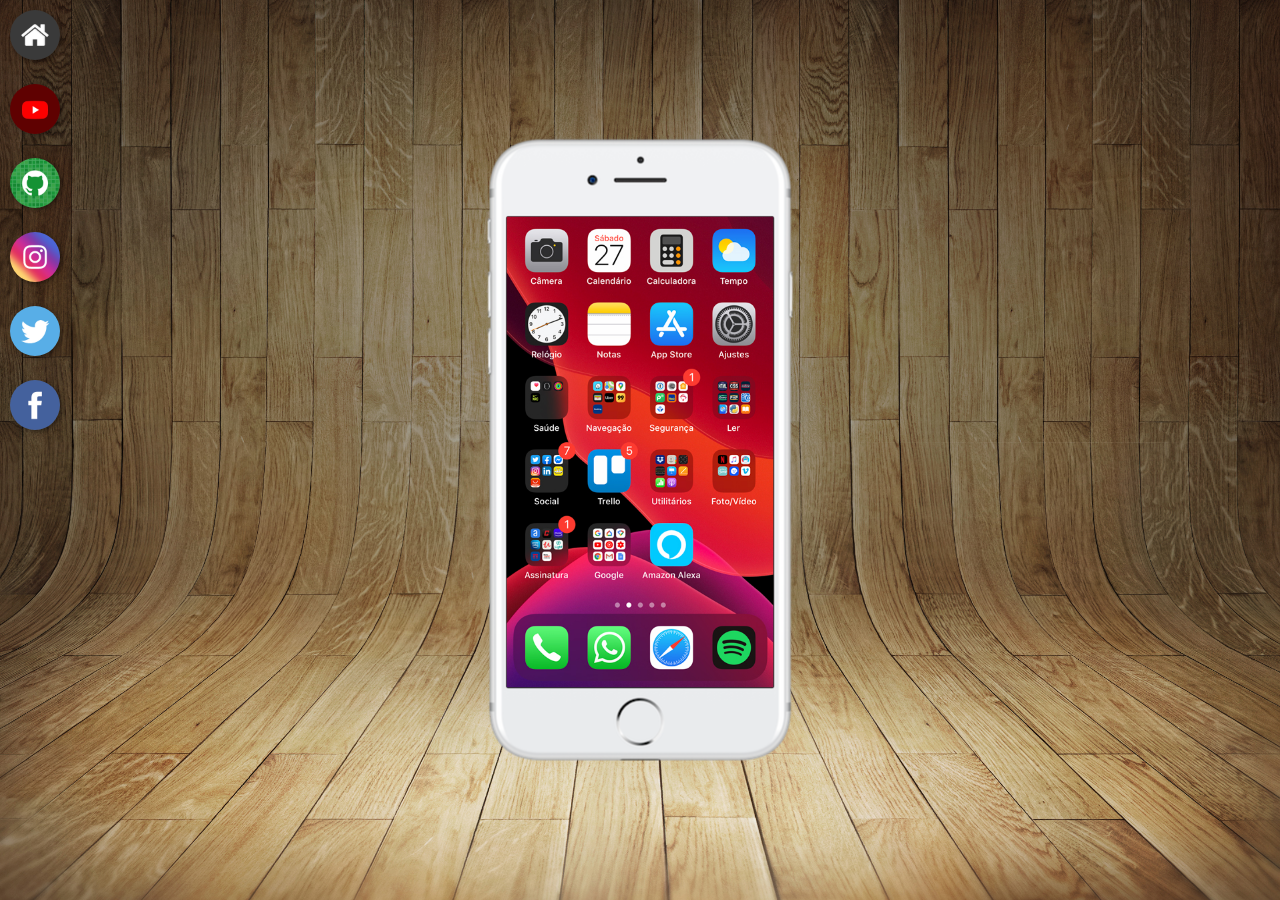
<file: index.html>
<!DOCTYPE html>
<html lang="pt-br">
<head>
    <meta charset="UTF-8">
    <meta http-equiv="X-UA-Compatible" content="IE=edge">
    <meta name="viewport" content="width=device-width, initial-scale=1.0">
    <link rel="shortcut icon" href="favicon.ico" type="image/x-icon">
    <link rel="stylesheet" href="estilos/style.css">
    <title>Projeto Redes Sociais</title>
</head>
<body>
    <main>
        <section id="telefone">
            <iframe src="home.html" name="tela" id="tela" frameborder="0">
                Seu navegador não é compatível com isso.
            </iframe>
        </section>
        <section id="redes-sociais">
            <a href="home.html" target="tela"><img src="imagens/logo-home.jpg" alt="Home"></a><br>

            <a href="youtube.html" target="tela"><img src="imagens/logo-youtube.jpg" alt="Youtube"></a><br>

            <a href="github.html" target="tela"><img src="imagens/logo-github.jpg" alt="GitHub"></a><br>

            <a href="instagram.html" target="tela"><img src="imagens/logo-instagram.jpg" alt="Instagram"></a><br>

            <a href="twitter.html" target="tela"><img src="imagens/logo-twitter.jpg" alt="Twitter"></a><br>

            <a href="facebook.html" target="tela"><img src="imagens/logo-facebook.jpg" alt="Facebook"></a>
        </section>
    </main>
</body>
</html>
</file>
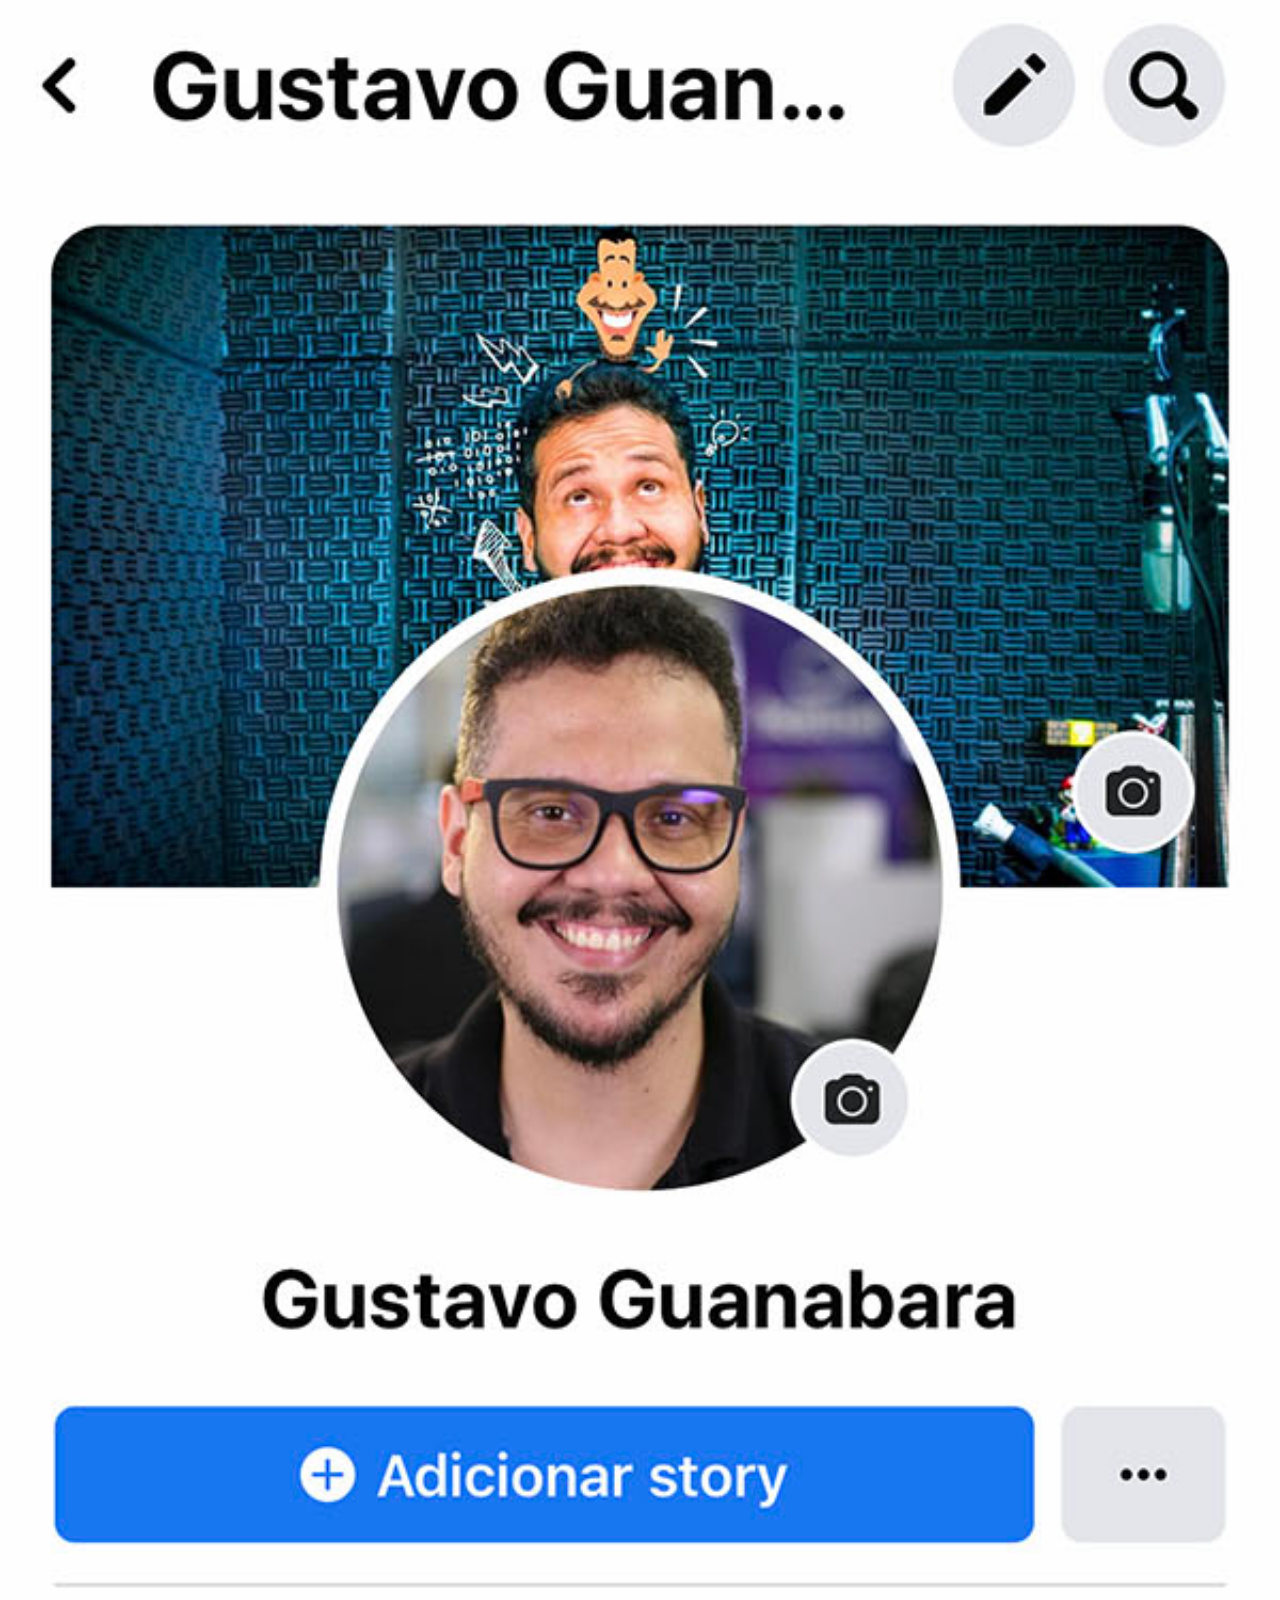
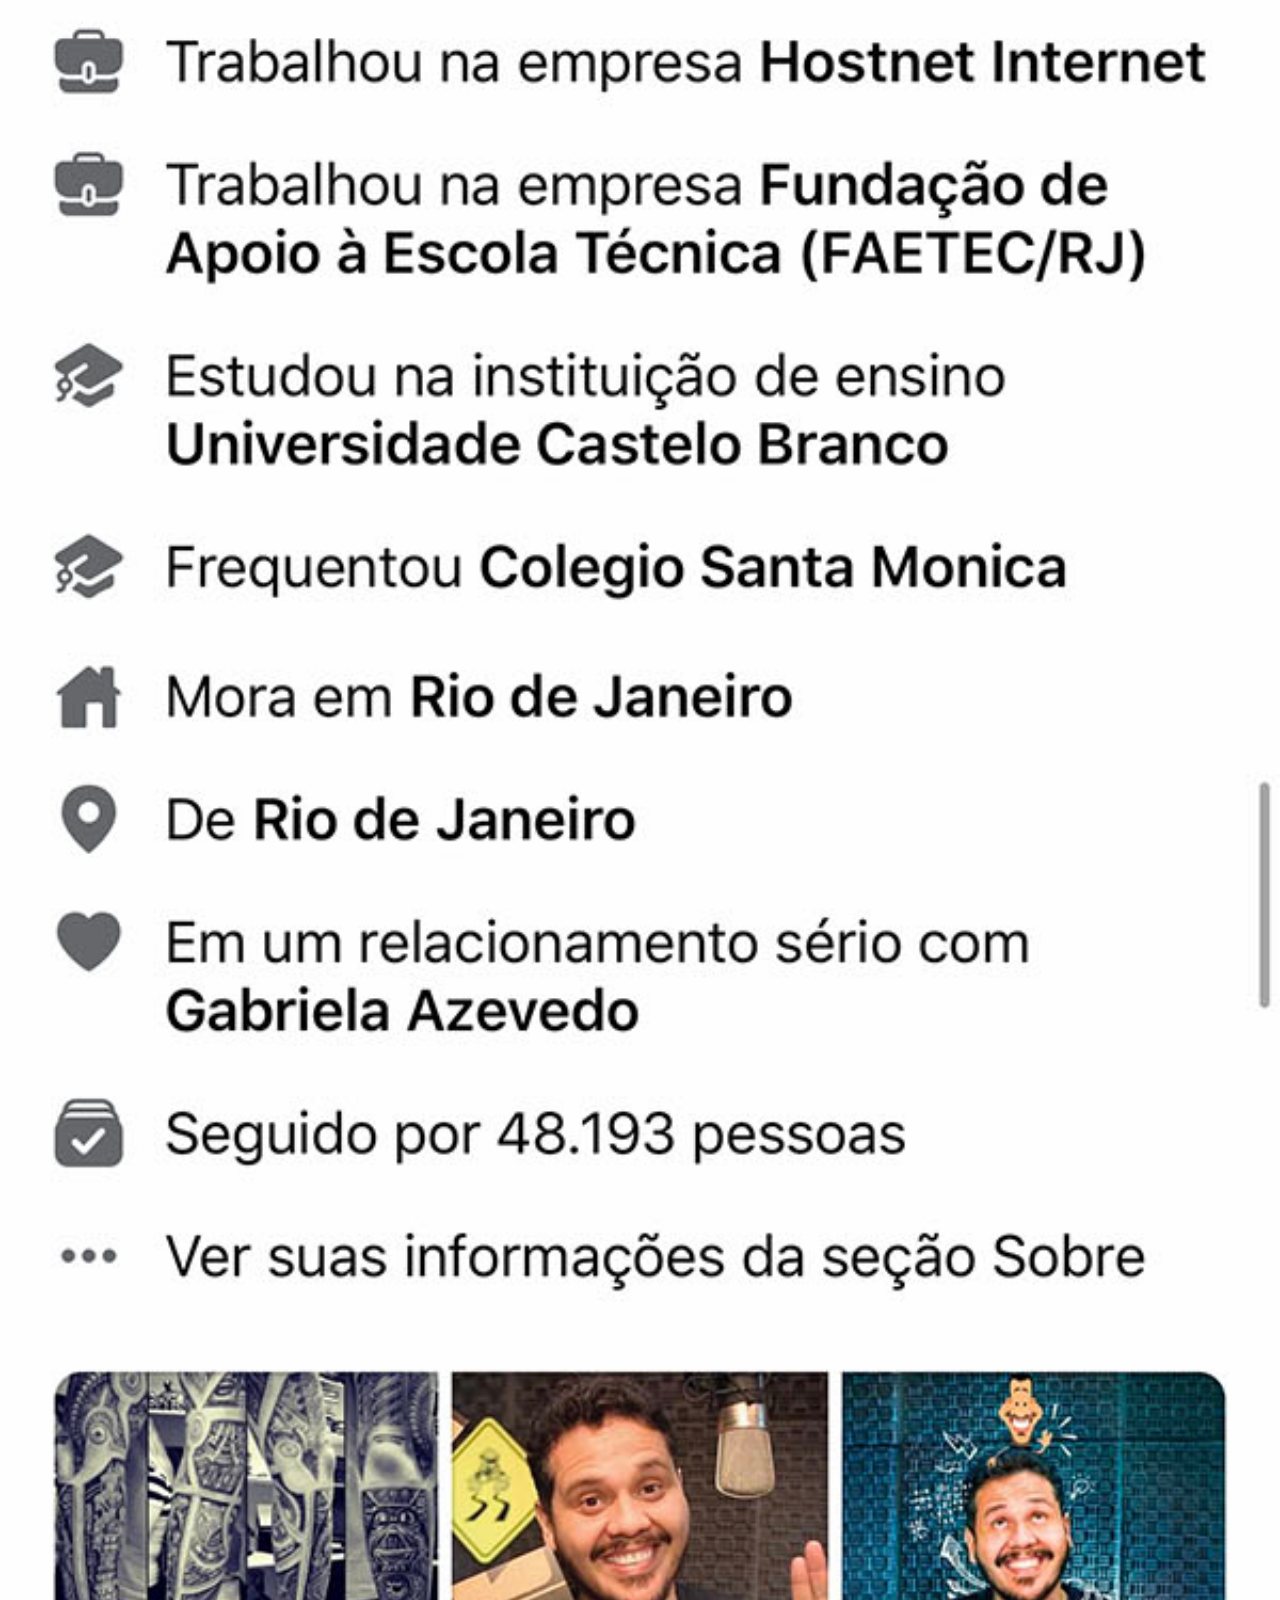
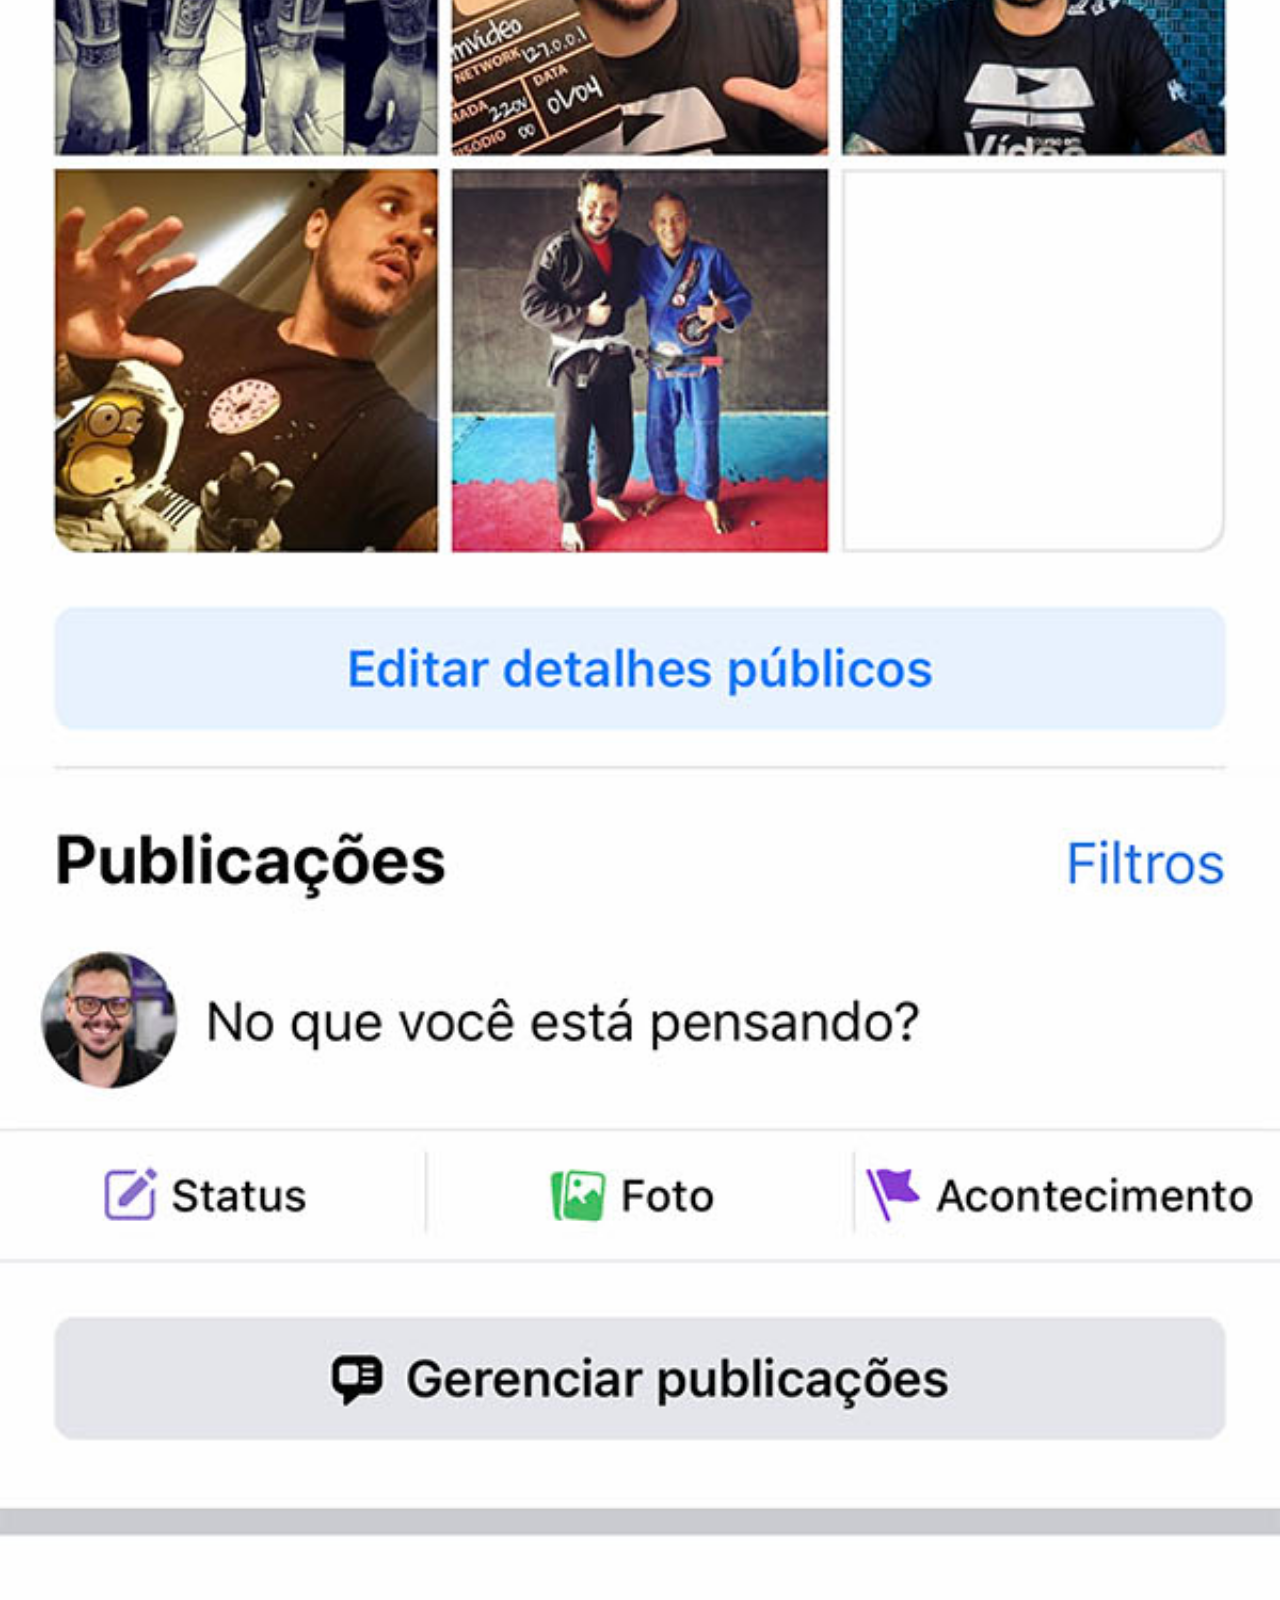
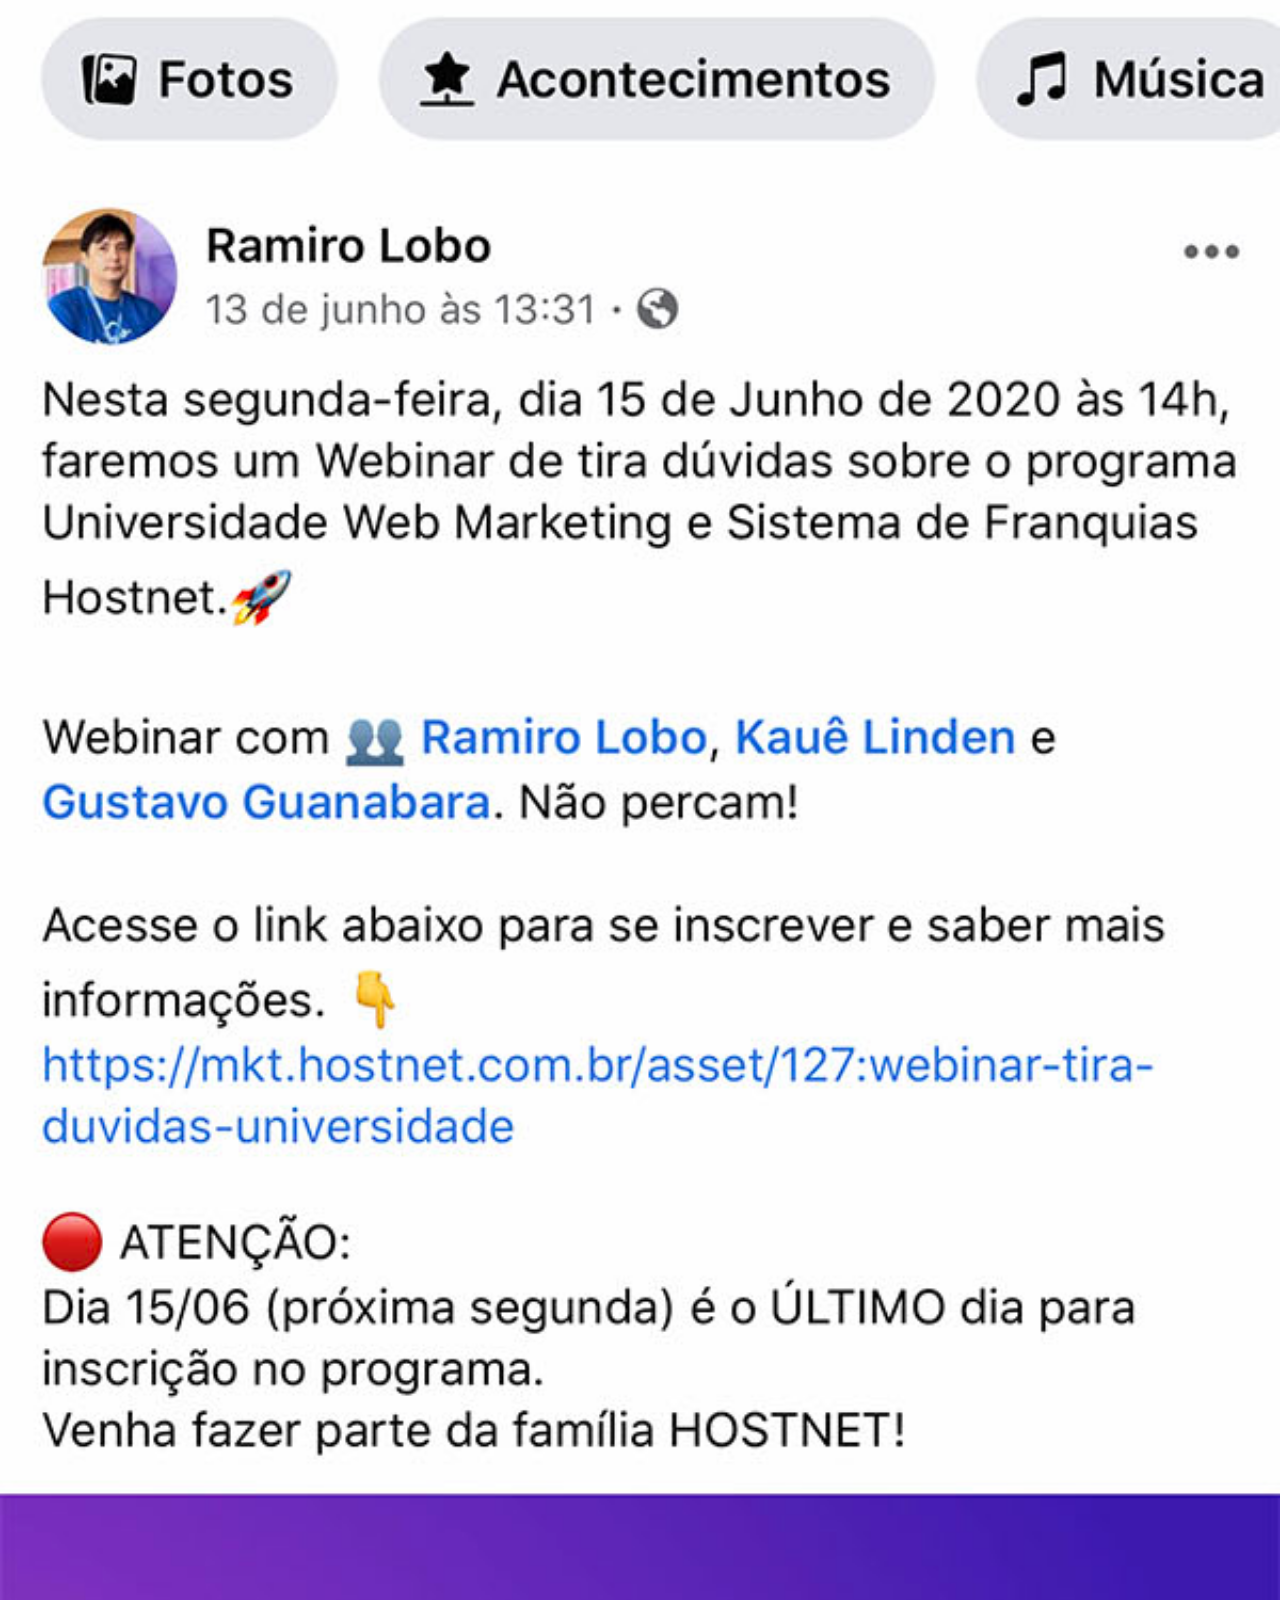
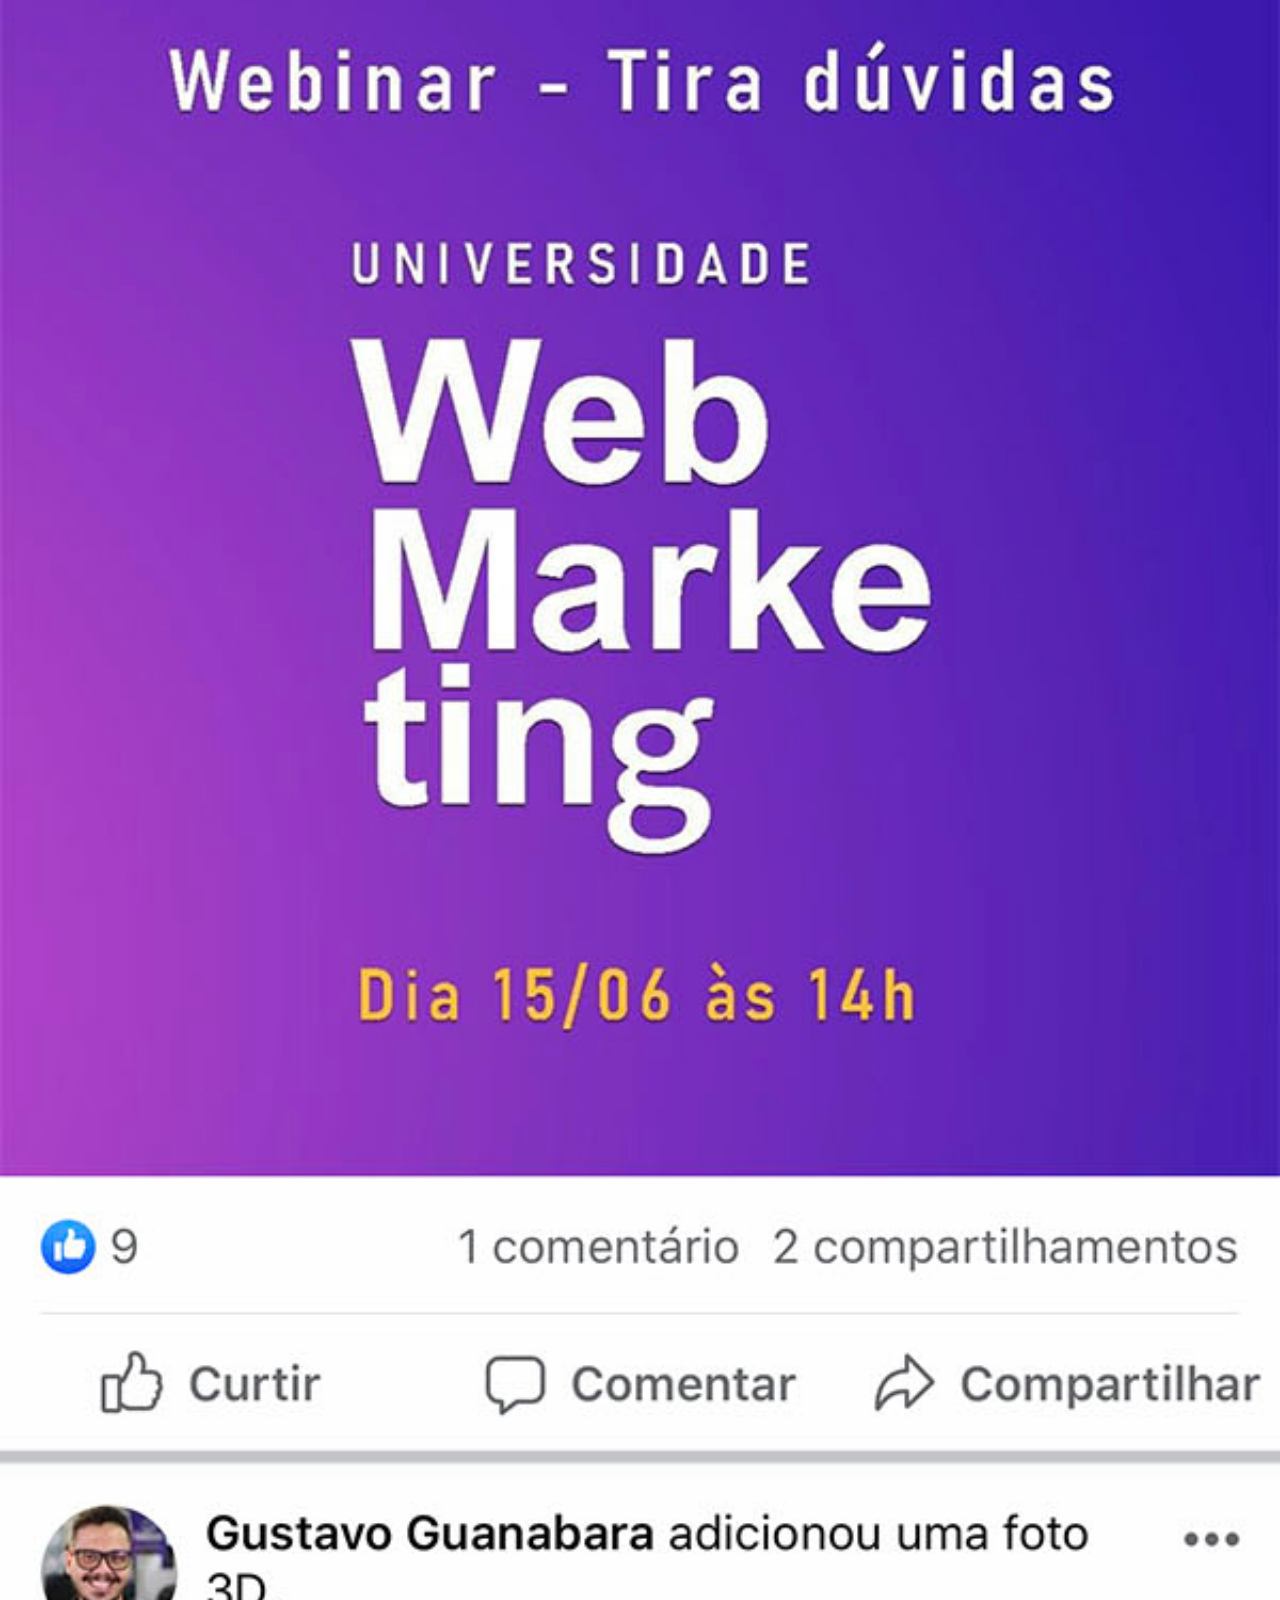
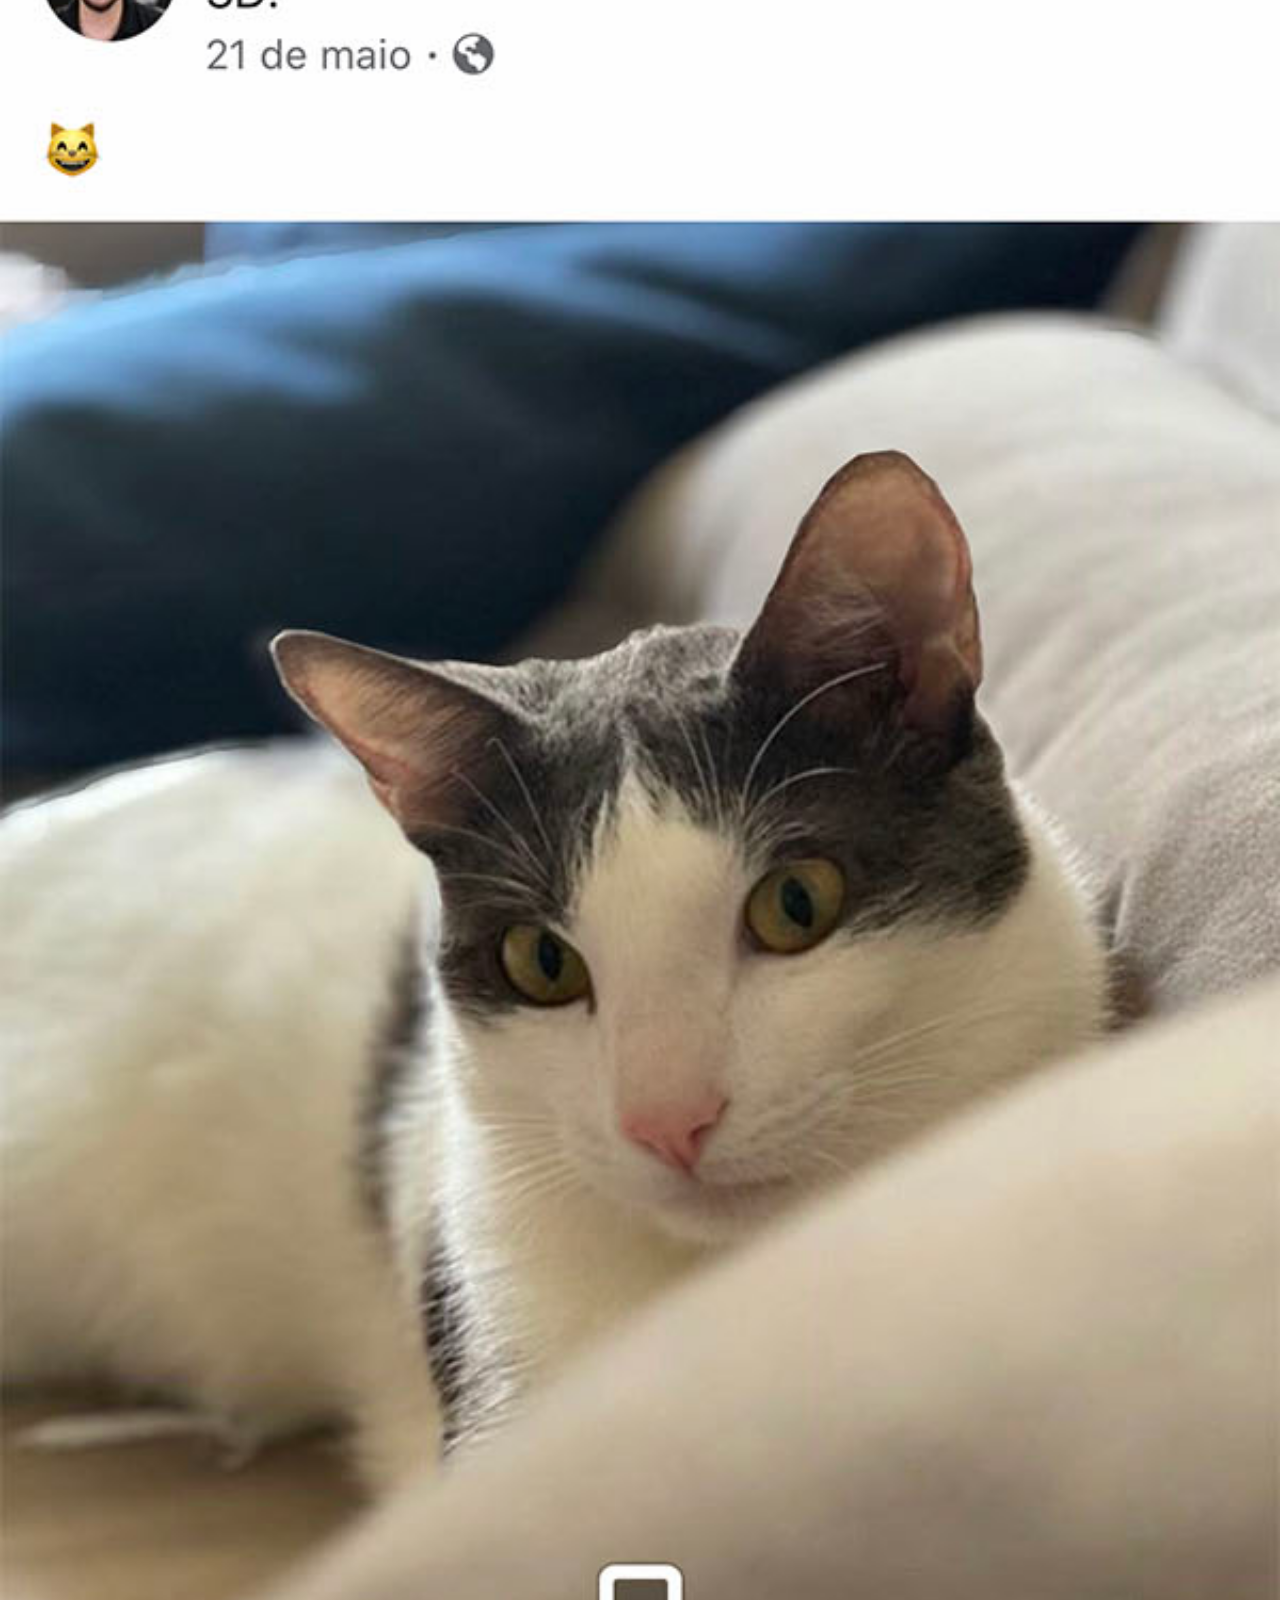
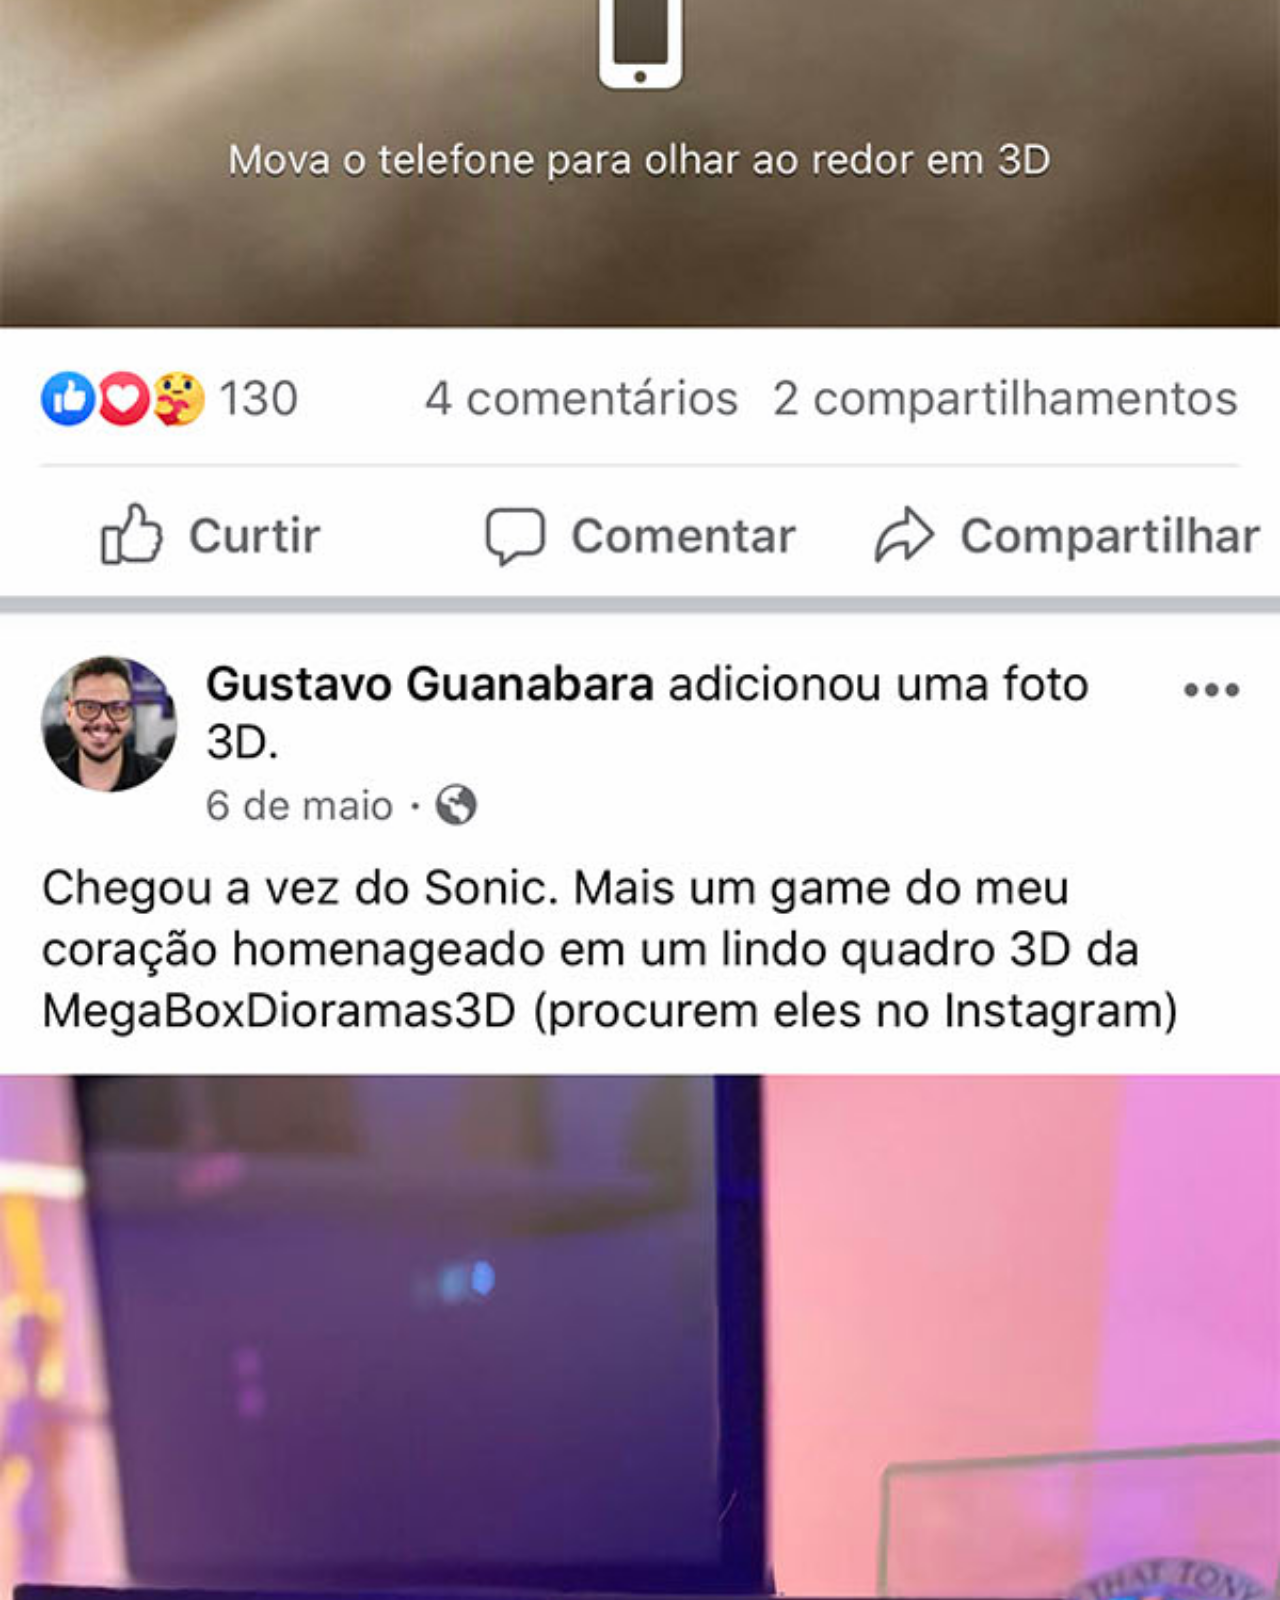
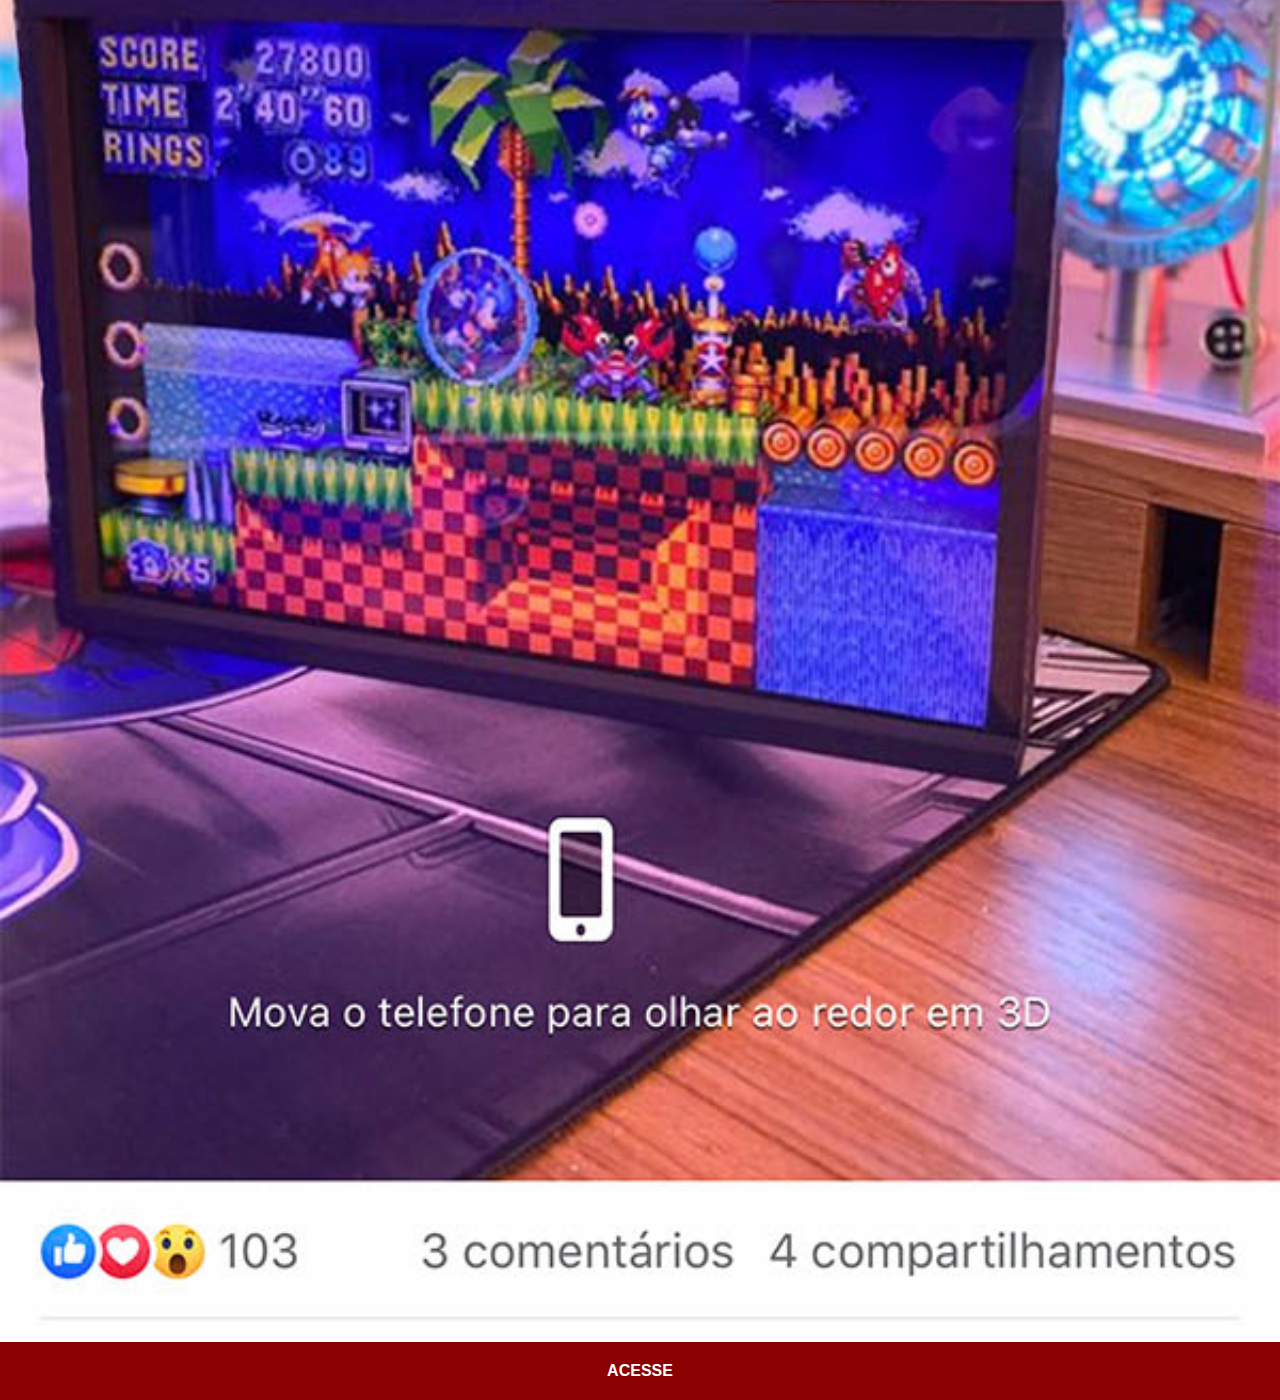
<file: facebook.html>
<!DOCTYPE html>
<html lang="pt-br">
<head>
    <meta charset="UTF-8">
    <meta http-equiv="X-UA-Compatible" content="IE=edge">
    <meta name="viewport" content="width=device-width, initial-scale=1.0">
    <title>Facebook</title>
    <link rel="stylesheet" href="estilos/social.css">
<body>
    <img src="imagens/tela-facebook.jpg" alt="Facebook">
    <a href="https://www.facebook.com/gustavoguanabara/?locale=pt_BR" target="_blank">ACESSE</a>
</body>
</html>
</file>
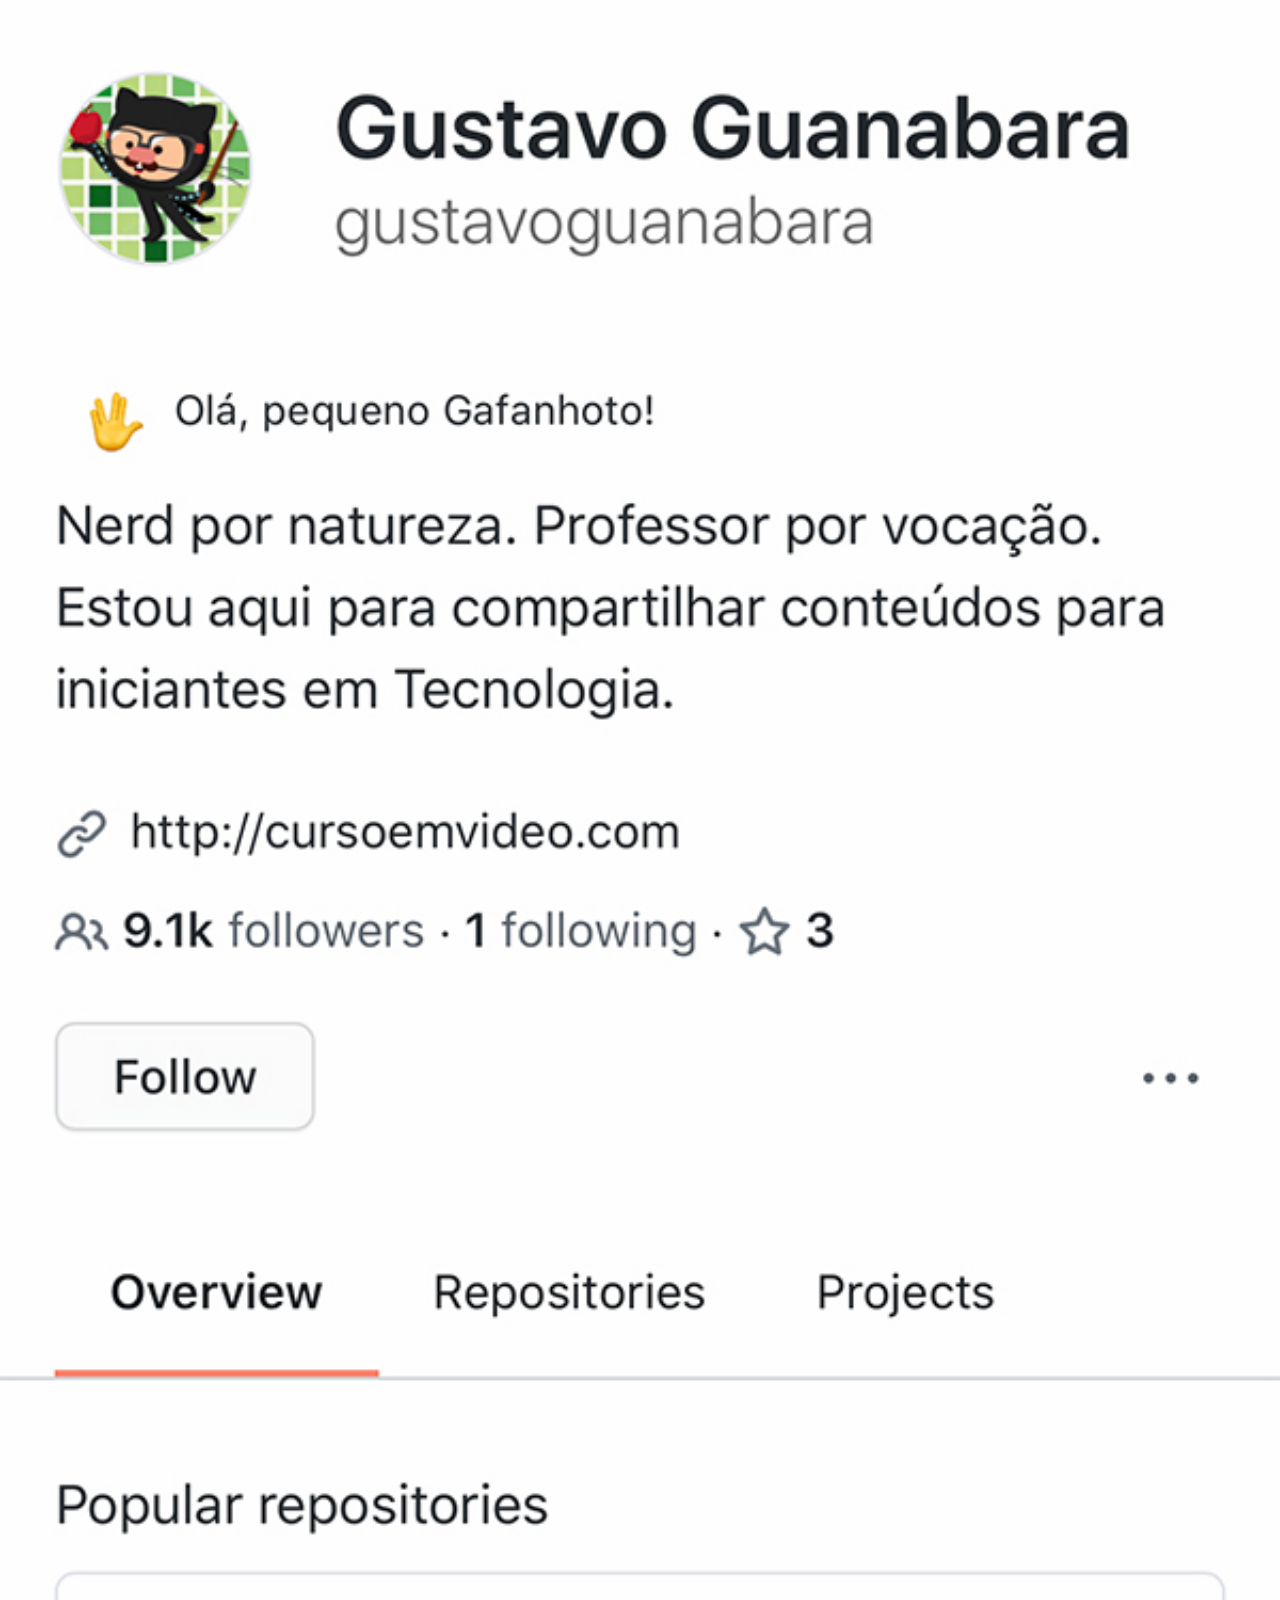
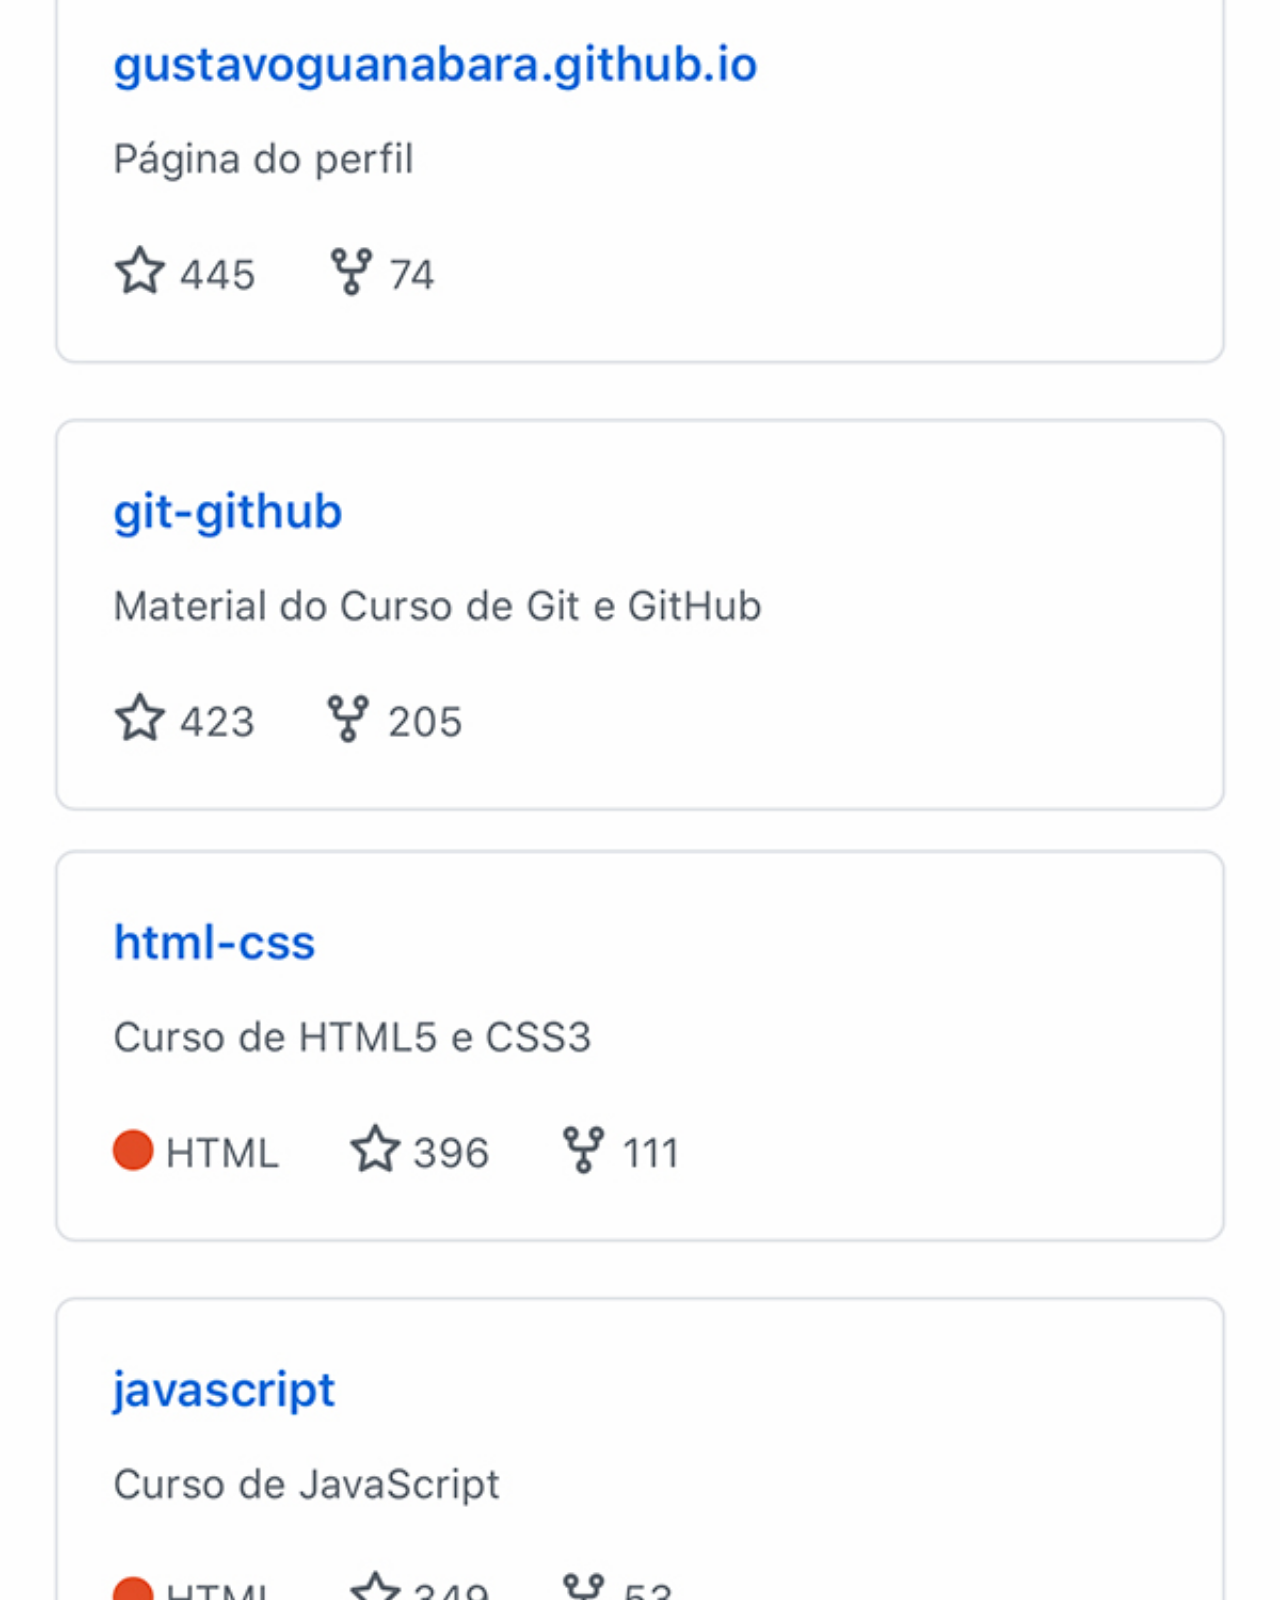
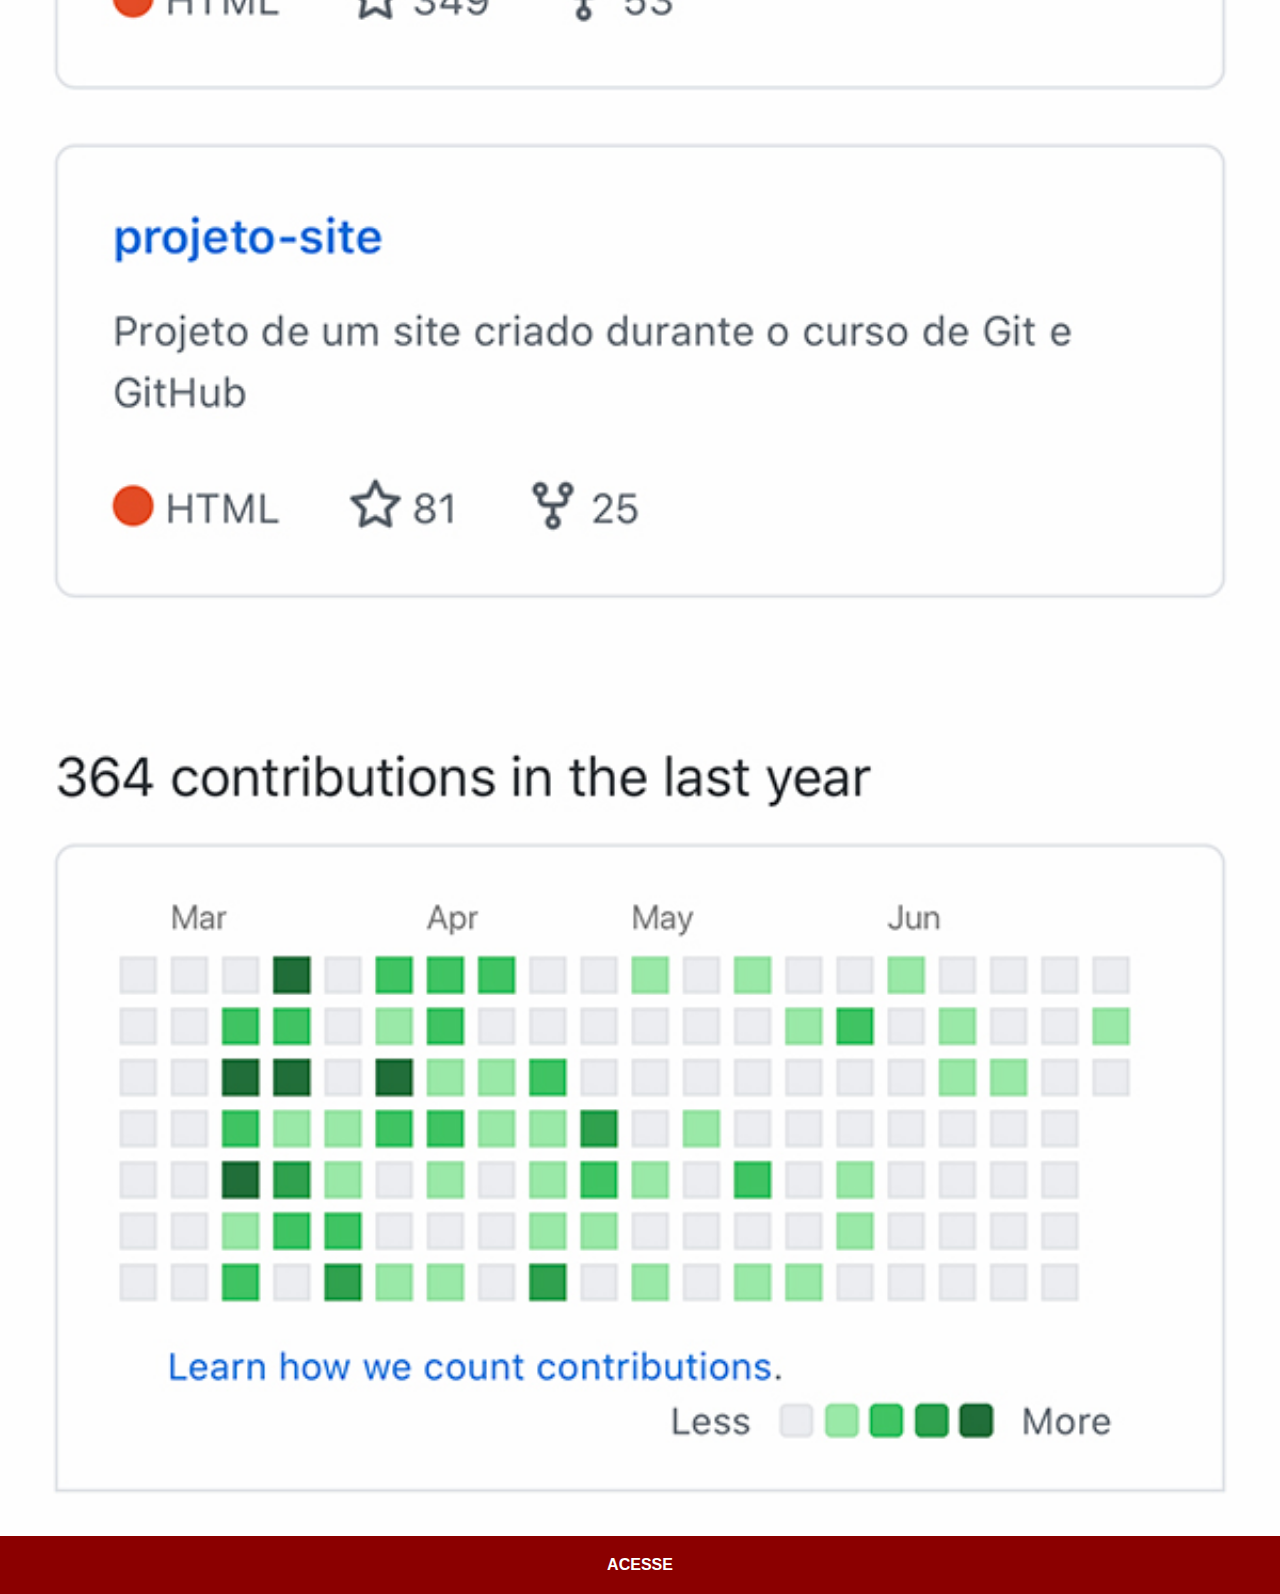
<file: github.html>
<!DOCTYPE html>
<html lang="pt-br">
<head>
    <meta charset="UTF-8">
    <meta http-equiv="X-UA-Compatible" content="IE=edge">
    <meta name="viewport" content="width=device-width, initial-scale=1.0">
    <title>GitHub</title>
    <link rel="stylesheet" href="estilos/social.css">
</head>
<body>
    <img src="imagens/tela-github.jpg" alt="GitHub">
    <a href="https://github.com/gustavoguanabara" target="_blank">ACESSE</a>
</body>
</html>
</file>
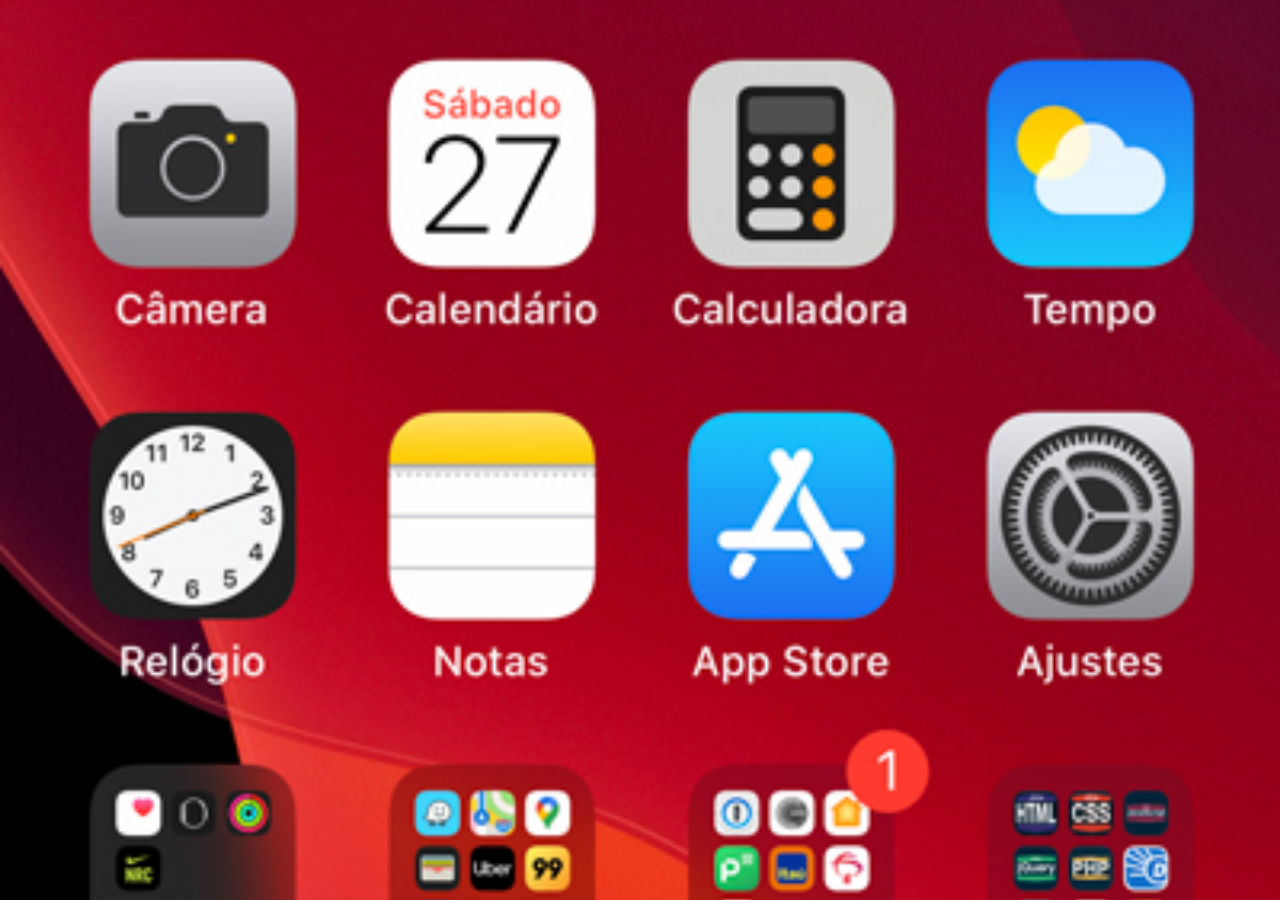
<file: home.html>
<!DOCTYPE html>
<html lang="pt-br">
<head>
    <meta charset="UTF-8">
    <meta http-equiv="X-UA-Compatible" content="IE=edge">
    <meta name="viewport" content="width=device-width, initial-scale=1.0">
    <title>Home</title>
</head>
<style>
    * {
        margin: 0px;
        padding: 0px;
    }

    body {
        width: 100vw;
        height: 100vh;
        background:black url(imagens/tela-home.jpg) 
        no-repeat top center;
        background-size: cover;
    }
</style>
<body>
    
</body>
</html>
</file>
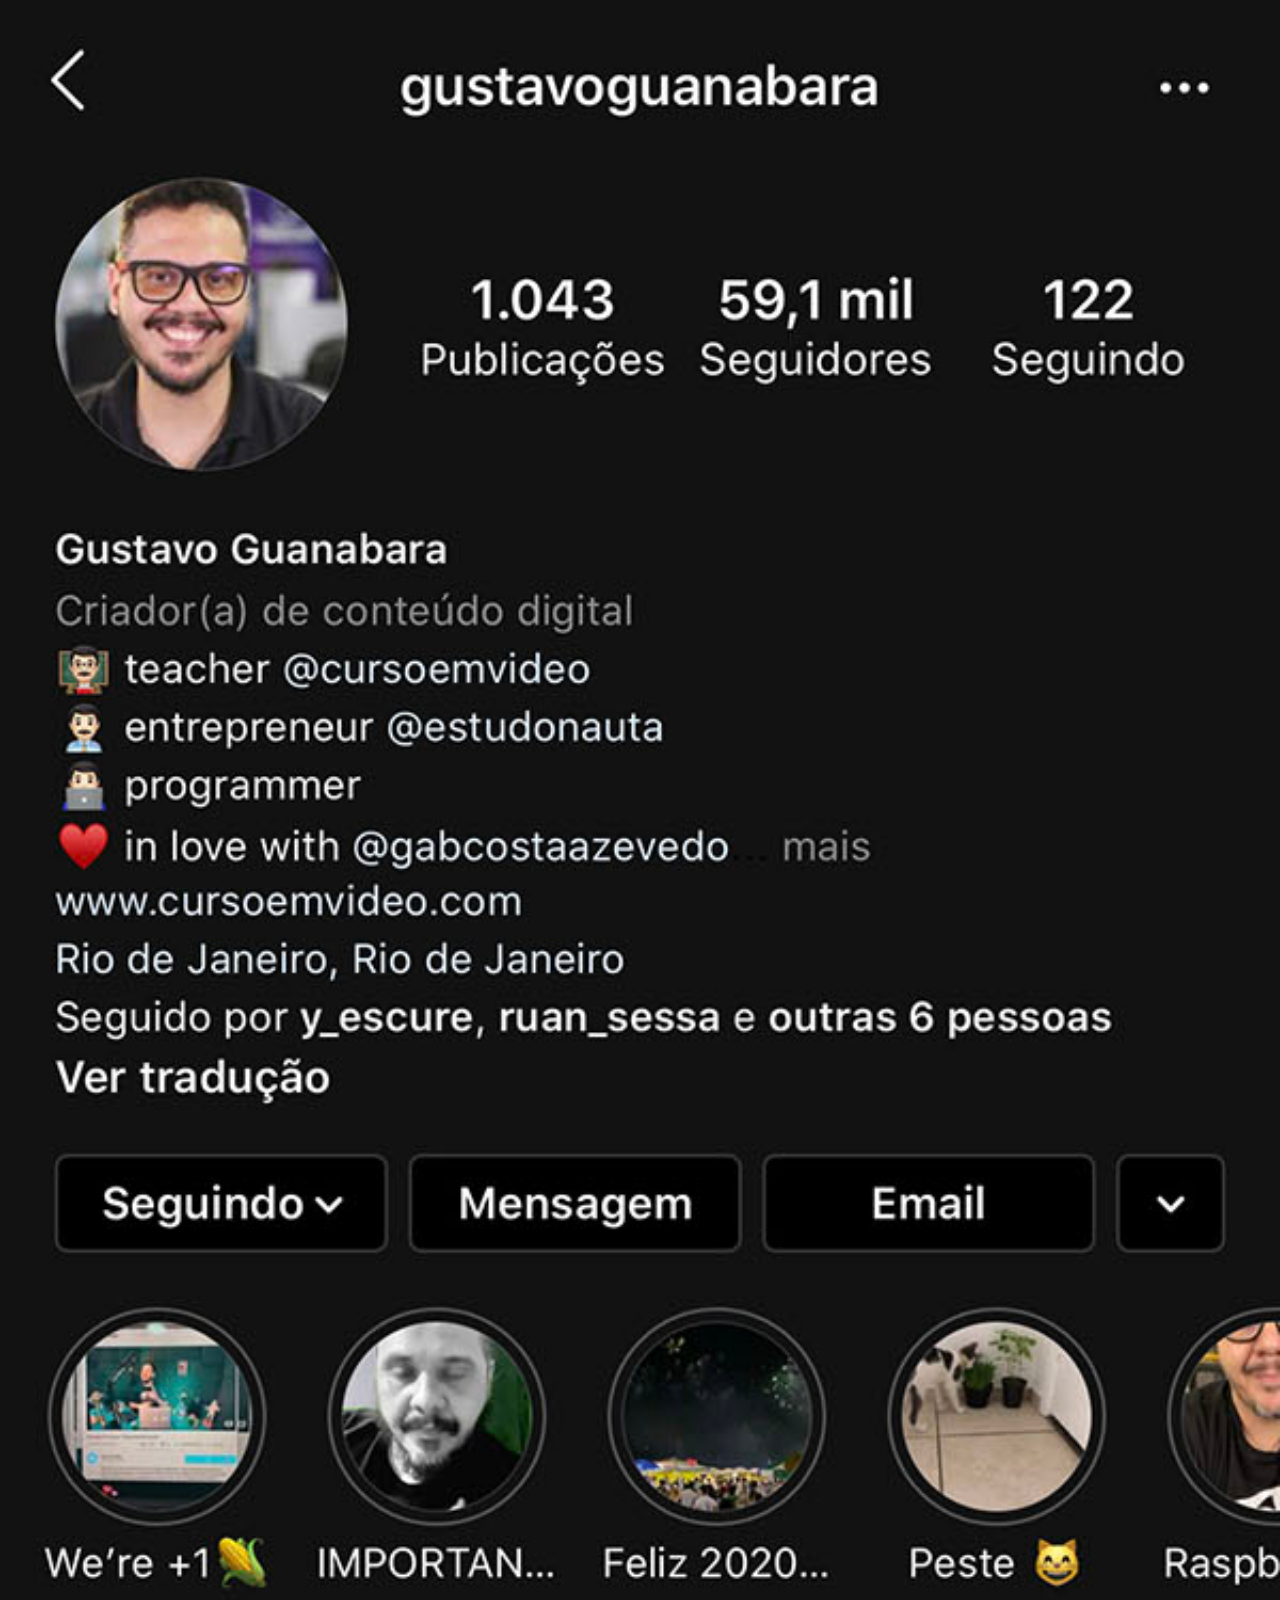
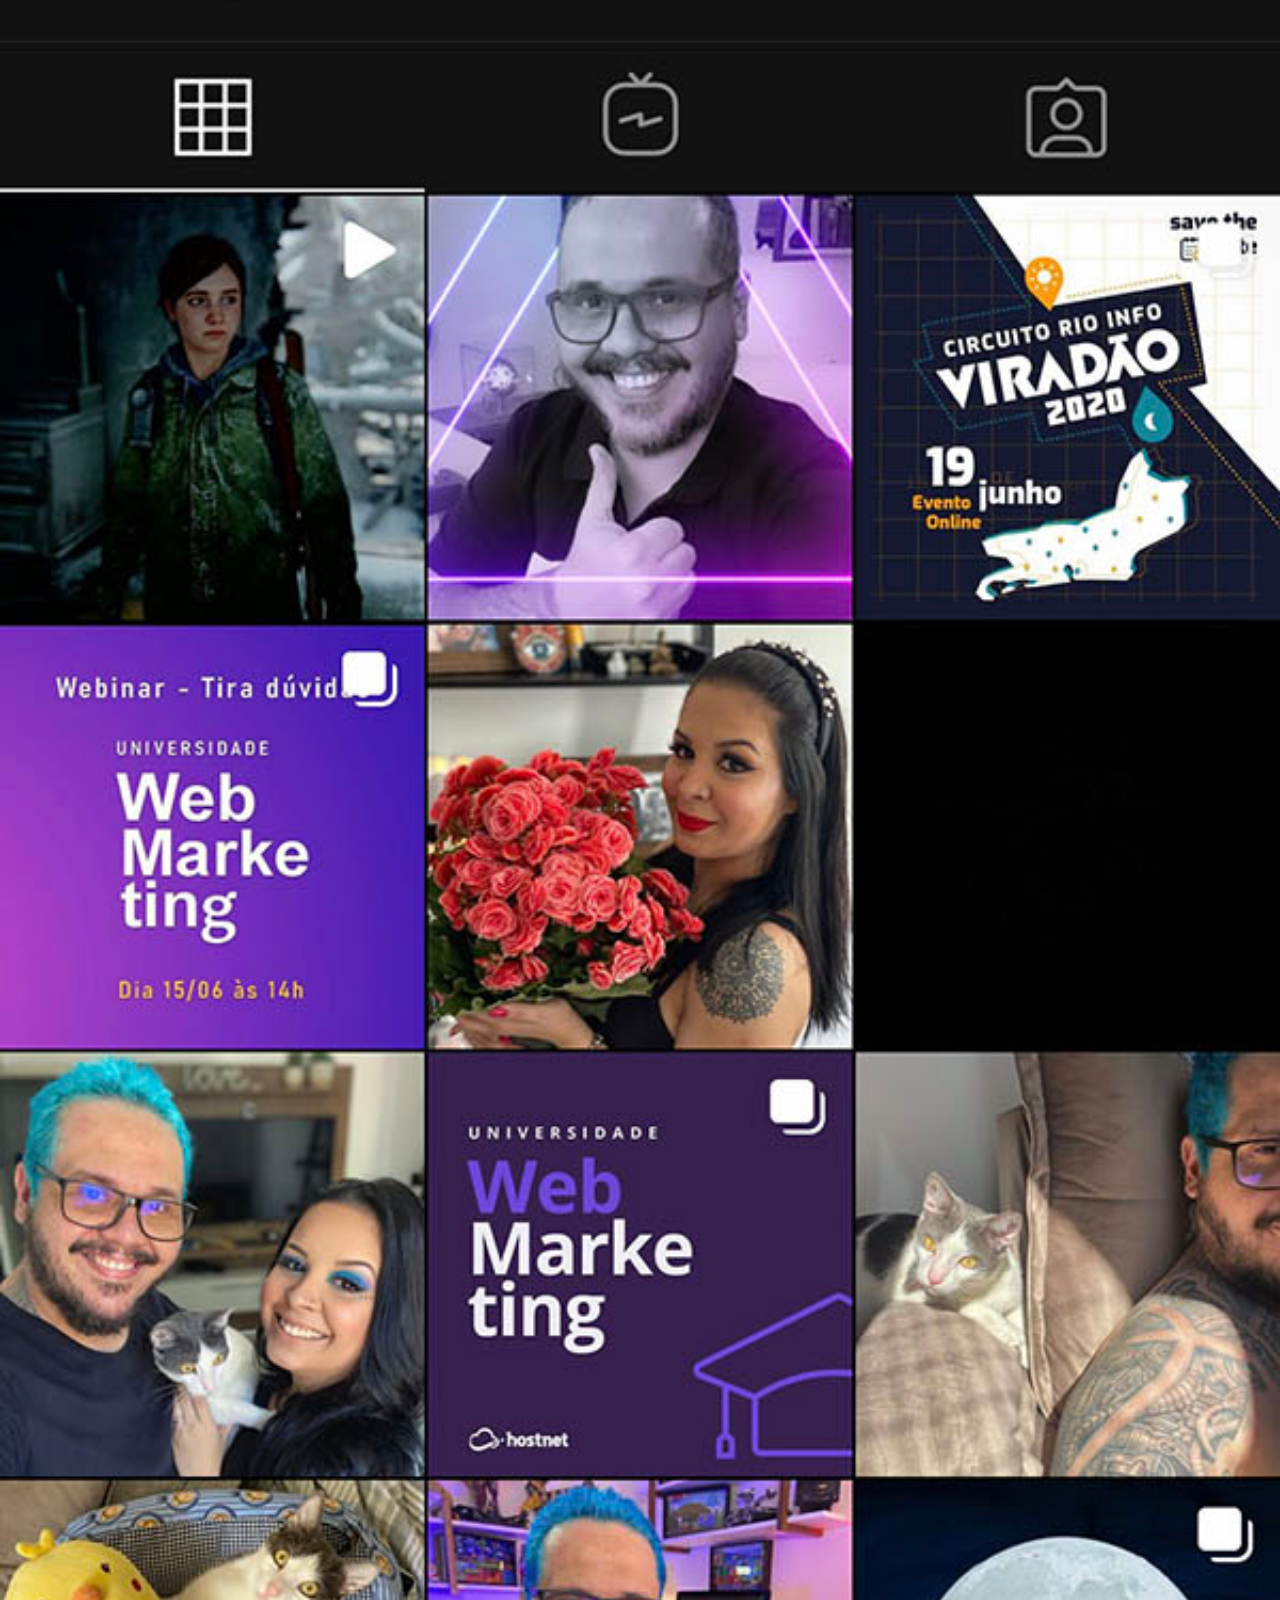
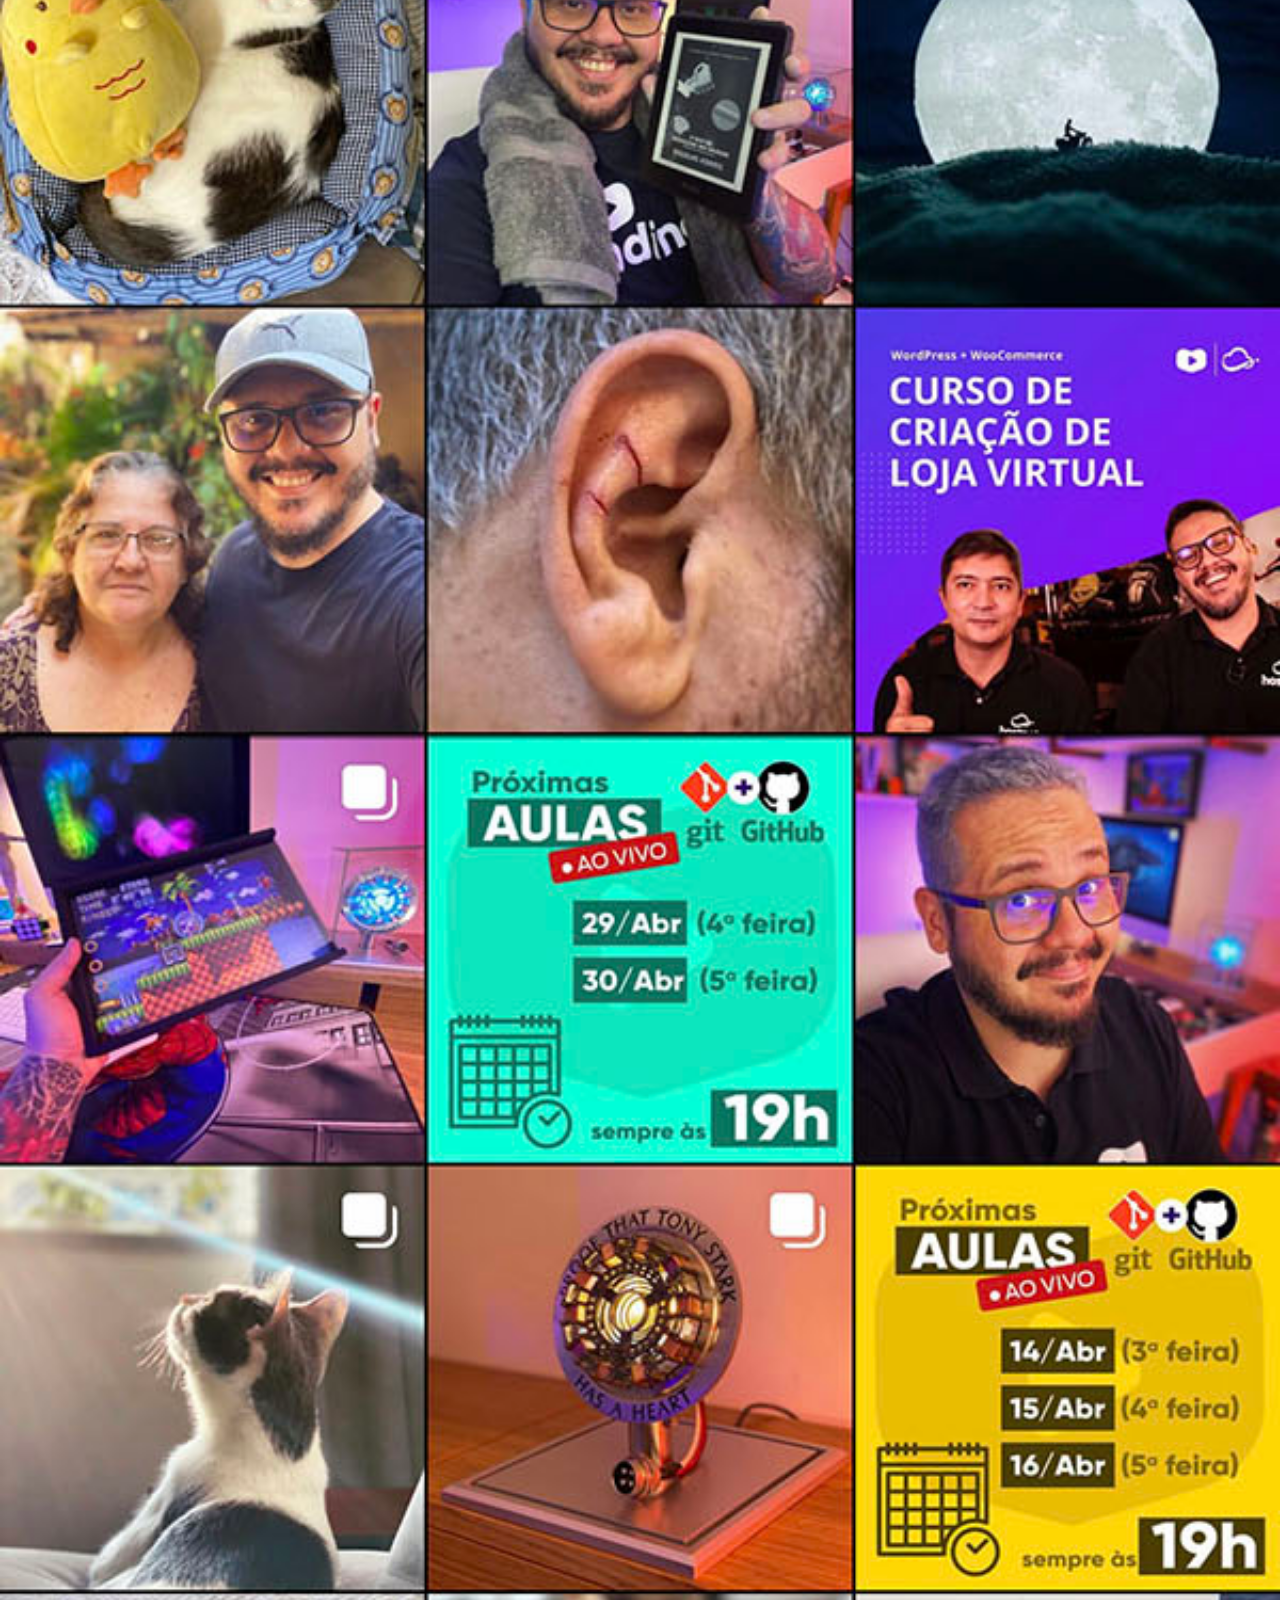
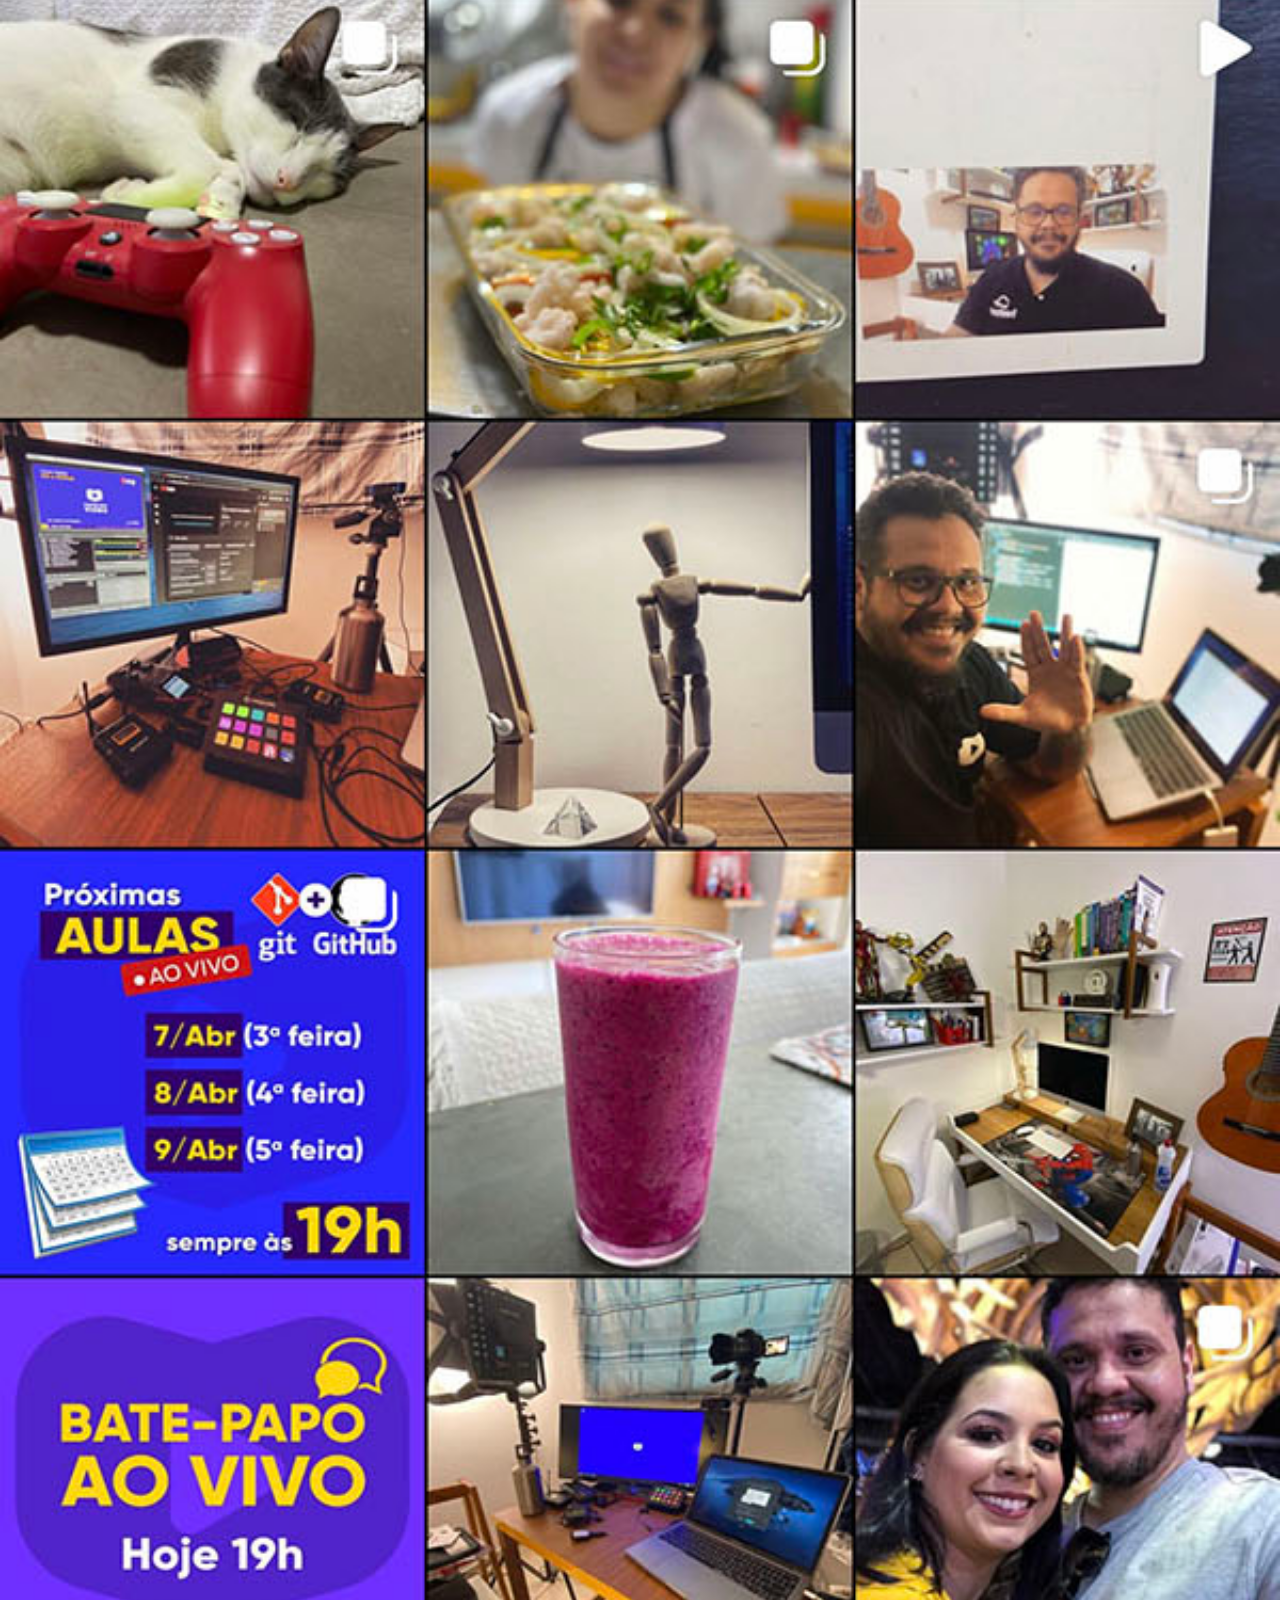
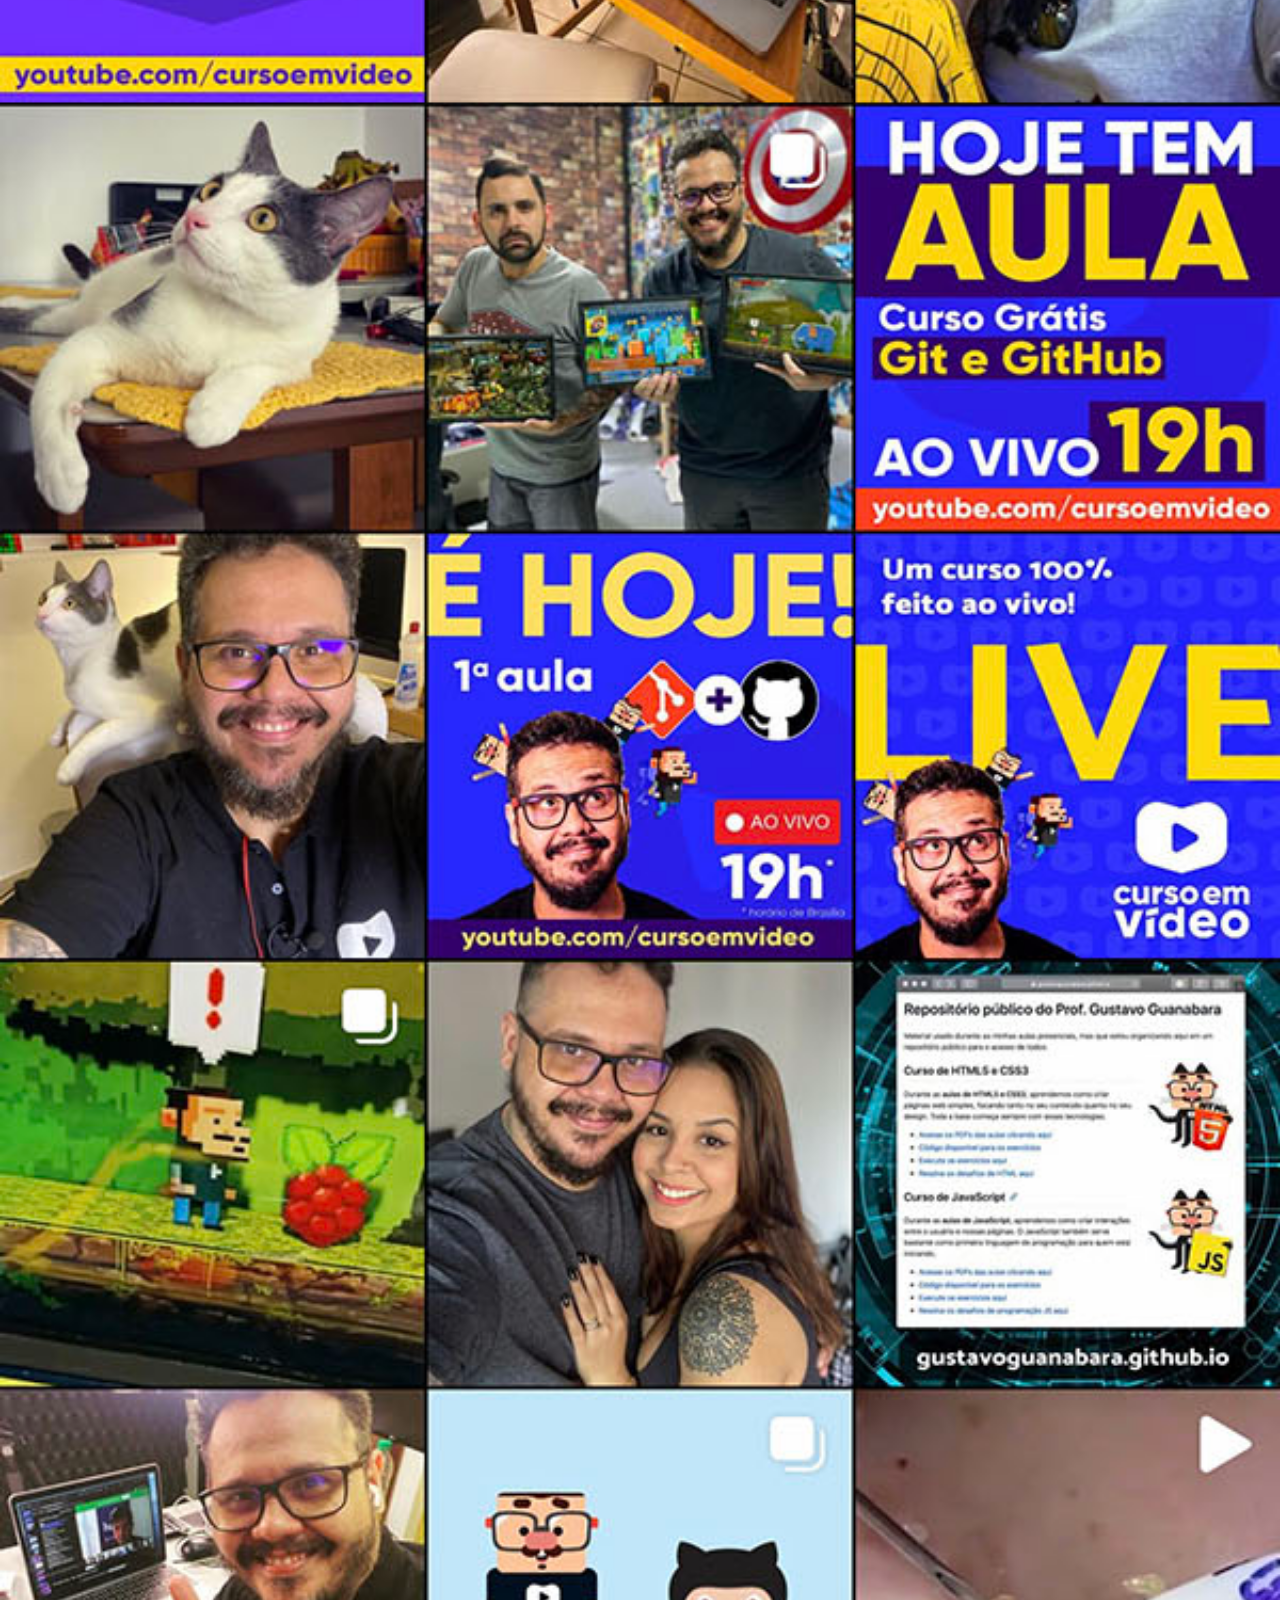
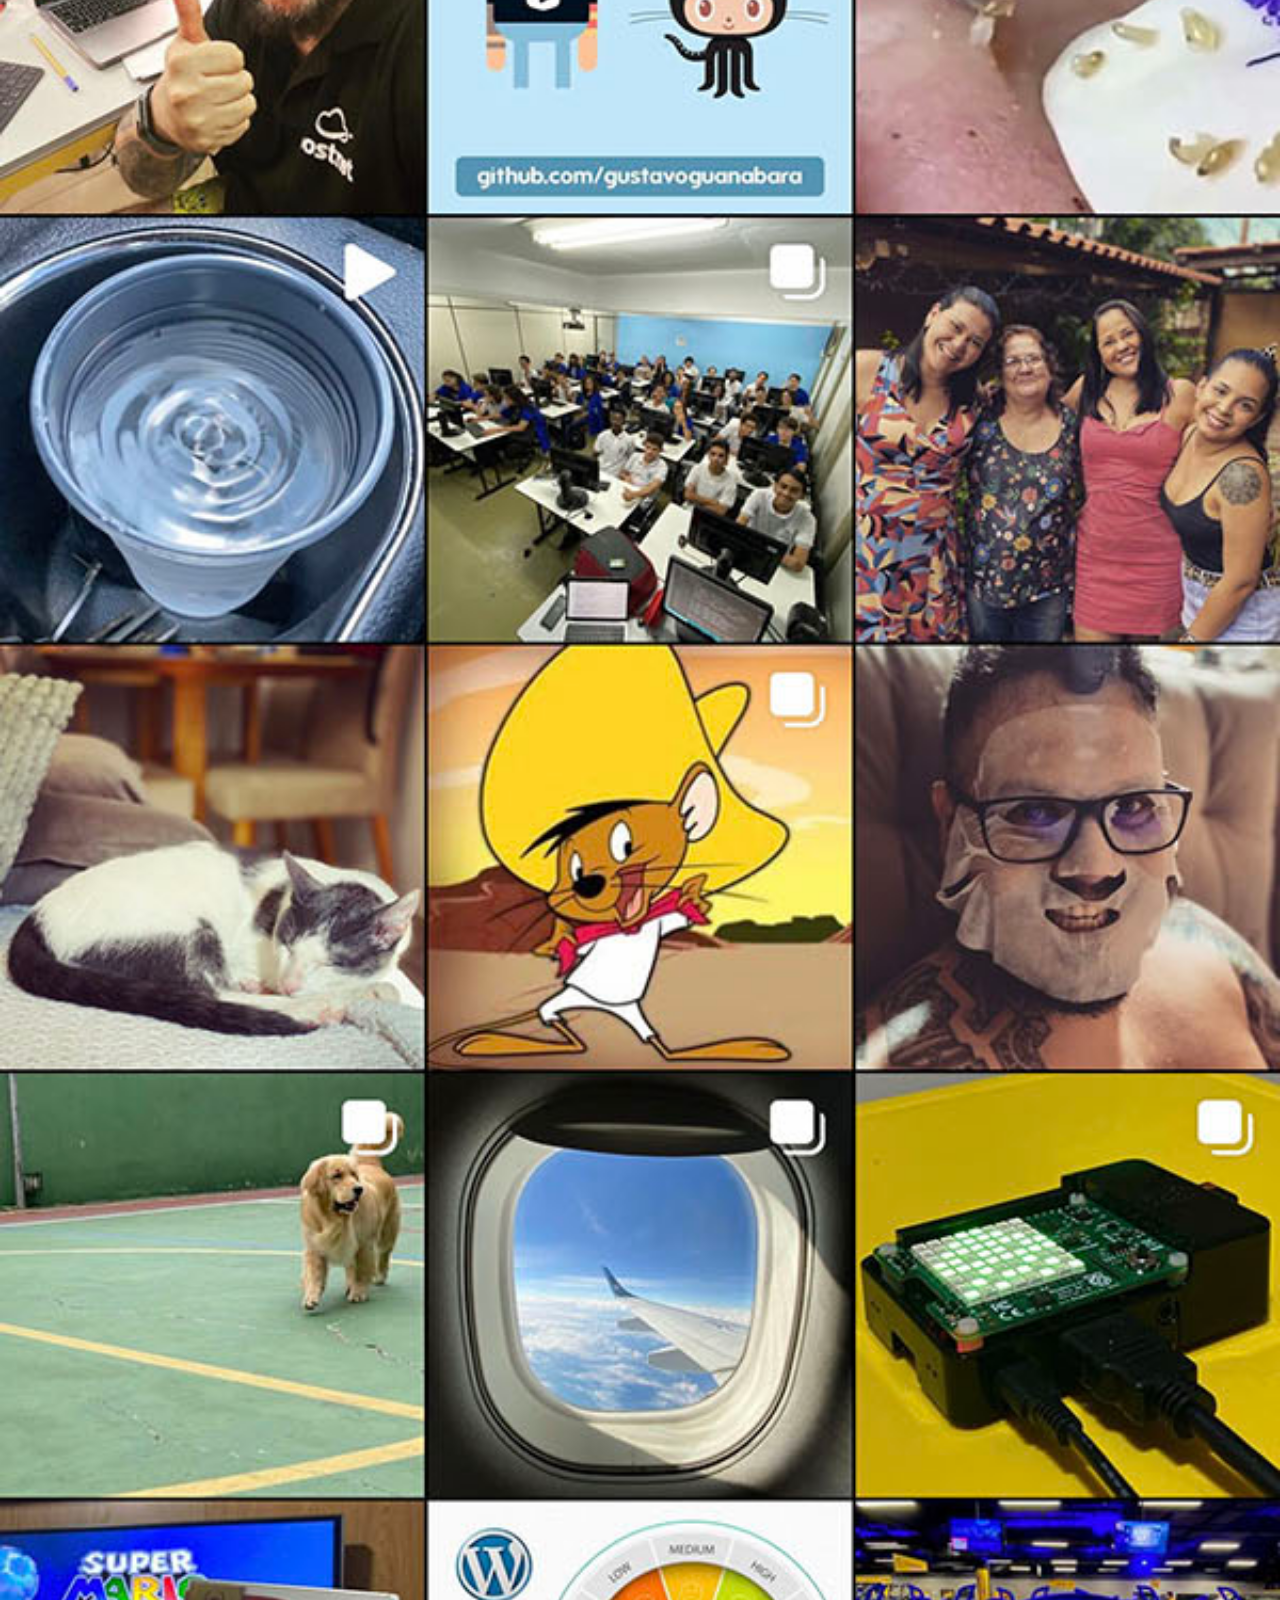
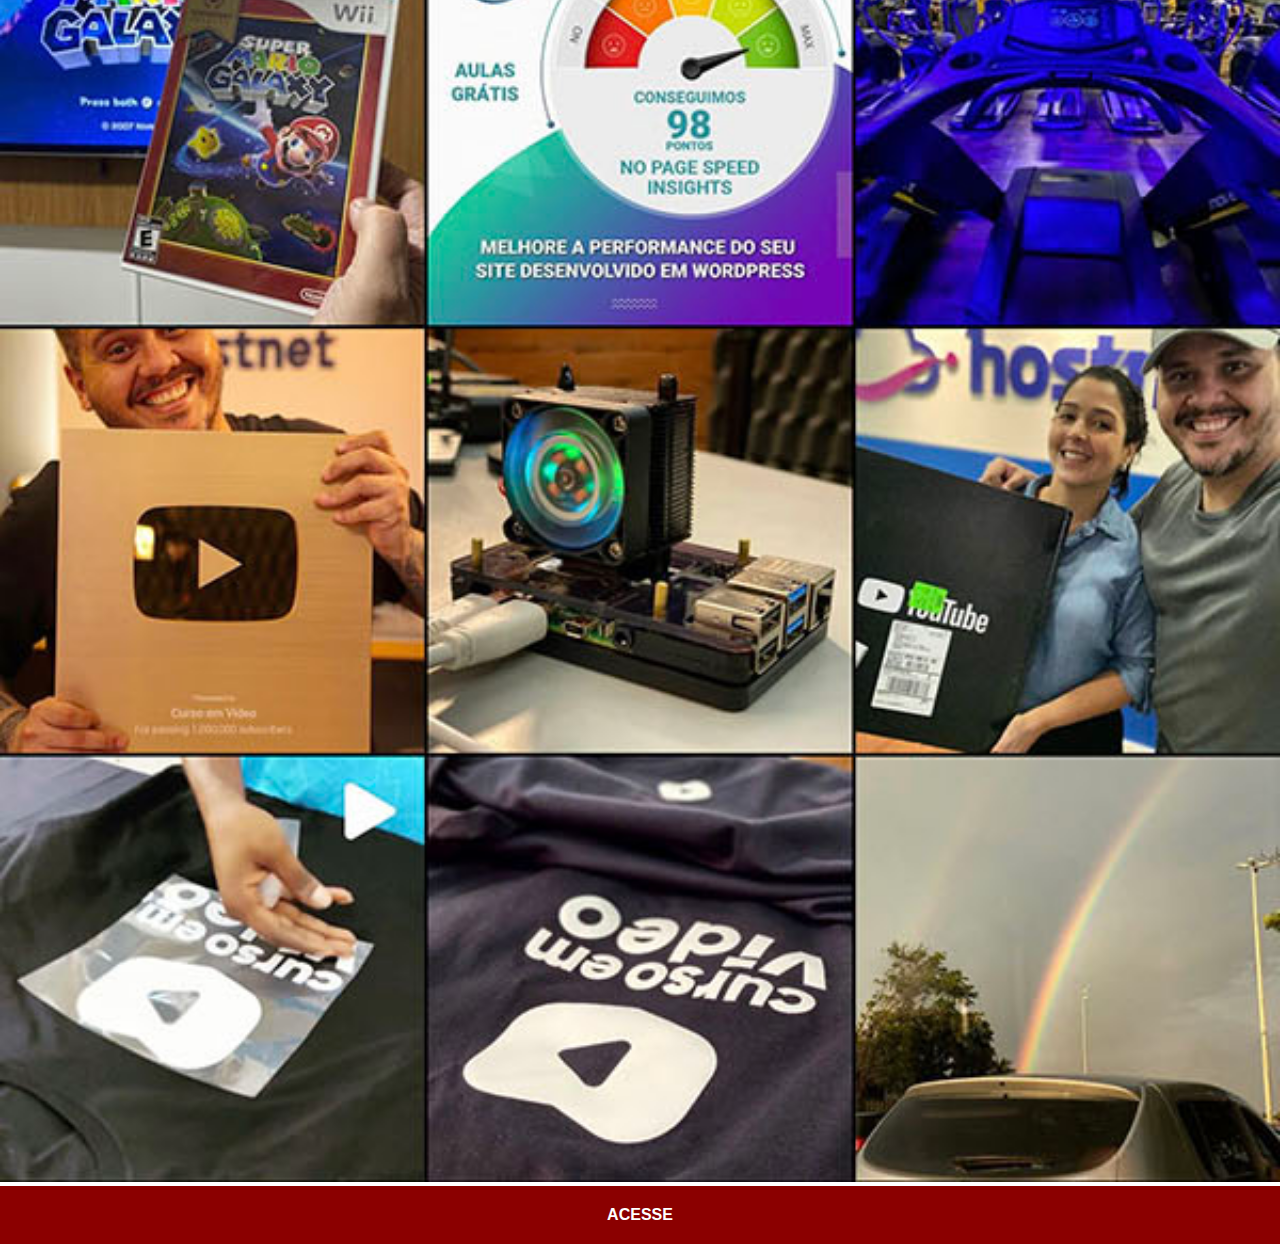
<file: instagram.html>
<!DOCTYPE html>
<html lang="pt-br">
<head>
    <meta charset="UTF-8">
    <meta http-equiv="X-UA-Compatible" content="IE=edge">
    <meta name="viewport" content="width=device-width, initial-scale=1.0">
    <title>Instagram</title>
    <link rel="stylesheet" href="estilos/social.css">
</head> 
<body>
    <img src="imagens/tela-instagram.jpg" alt="Instagram">
    <a href="https://www.instagram.com/gustavoguanabara/" target="_blank">ACESSE</a>
</body>
</html>
</file>
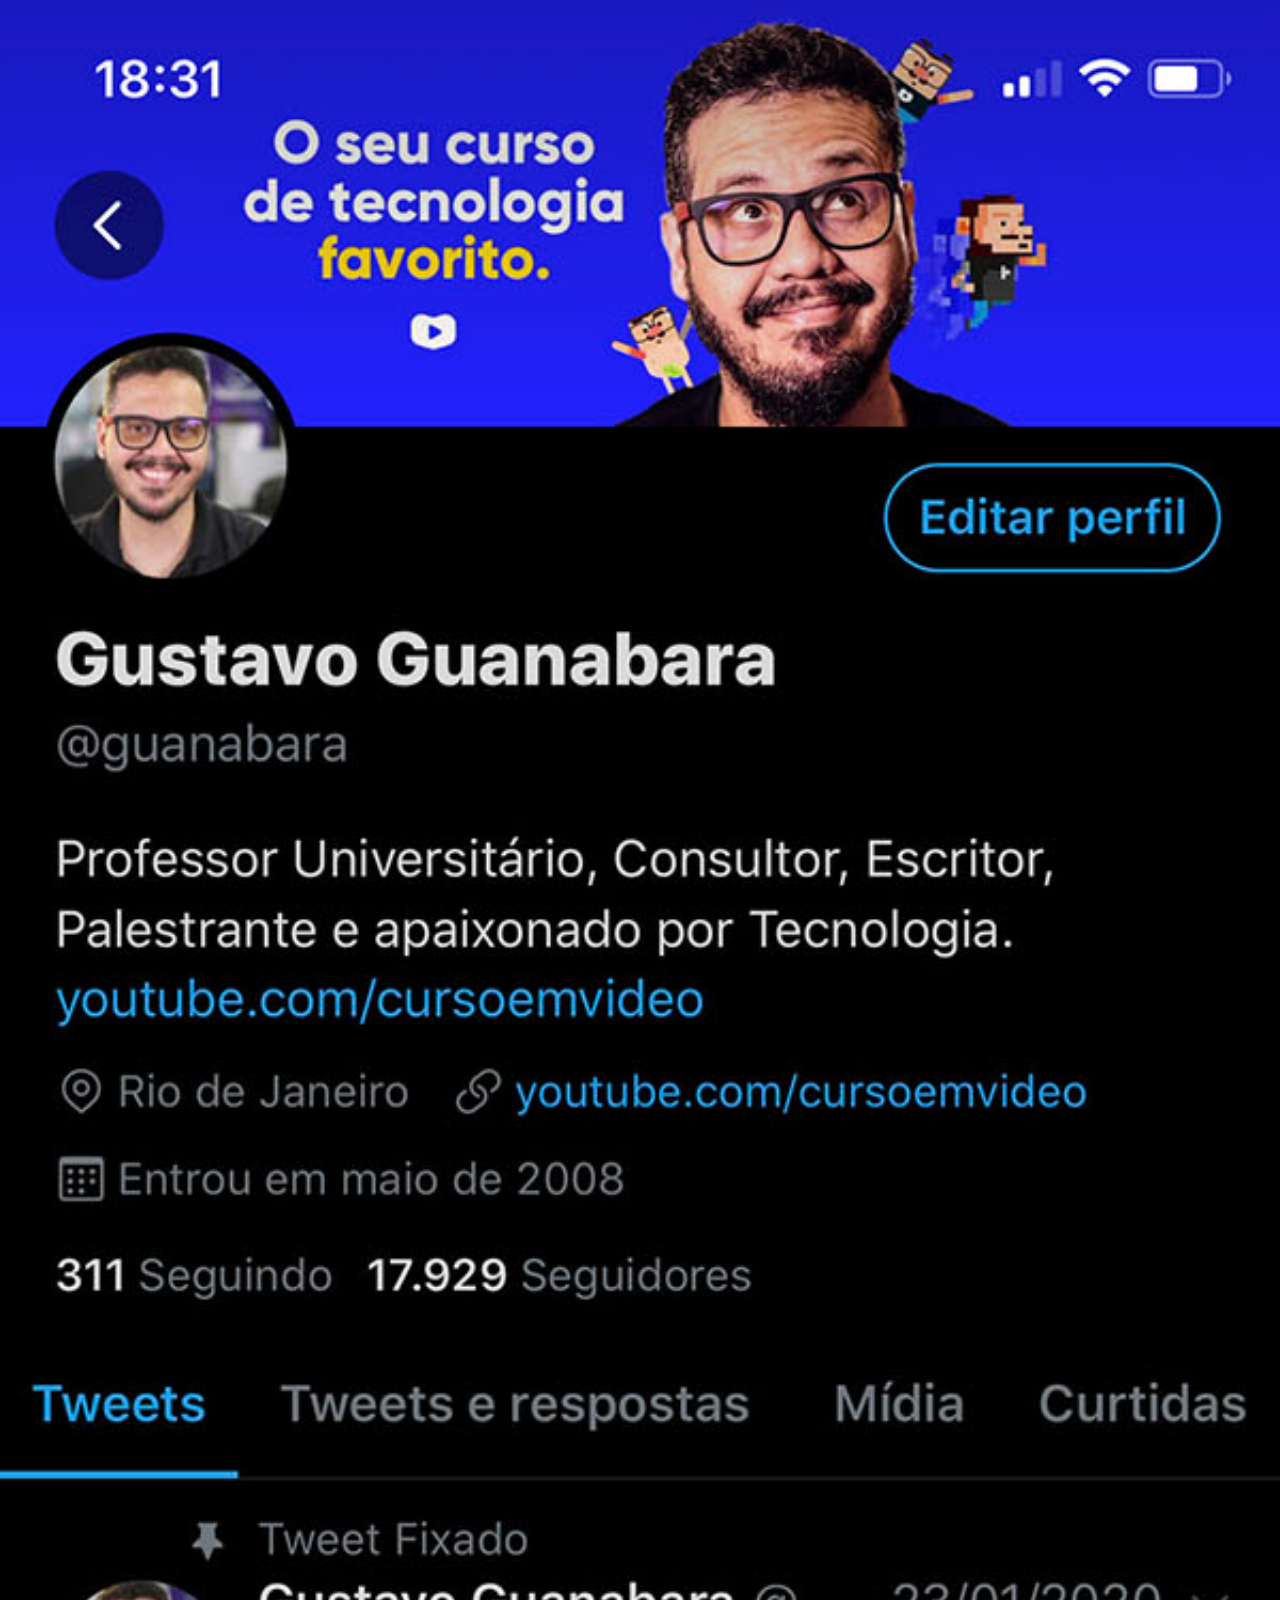
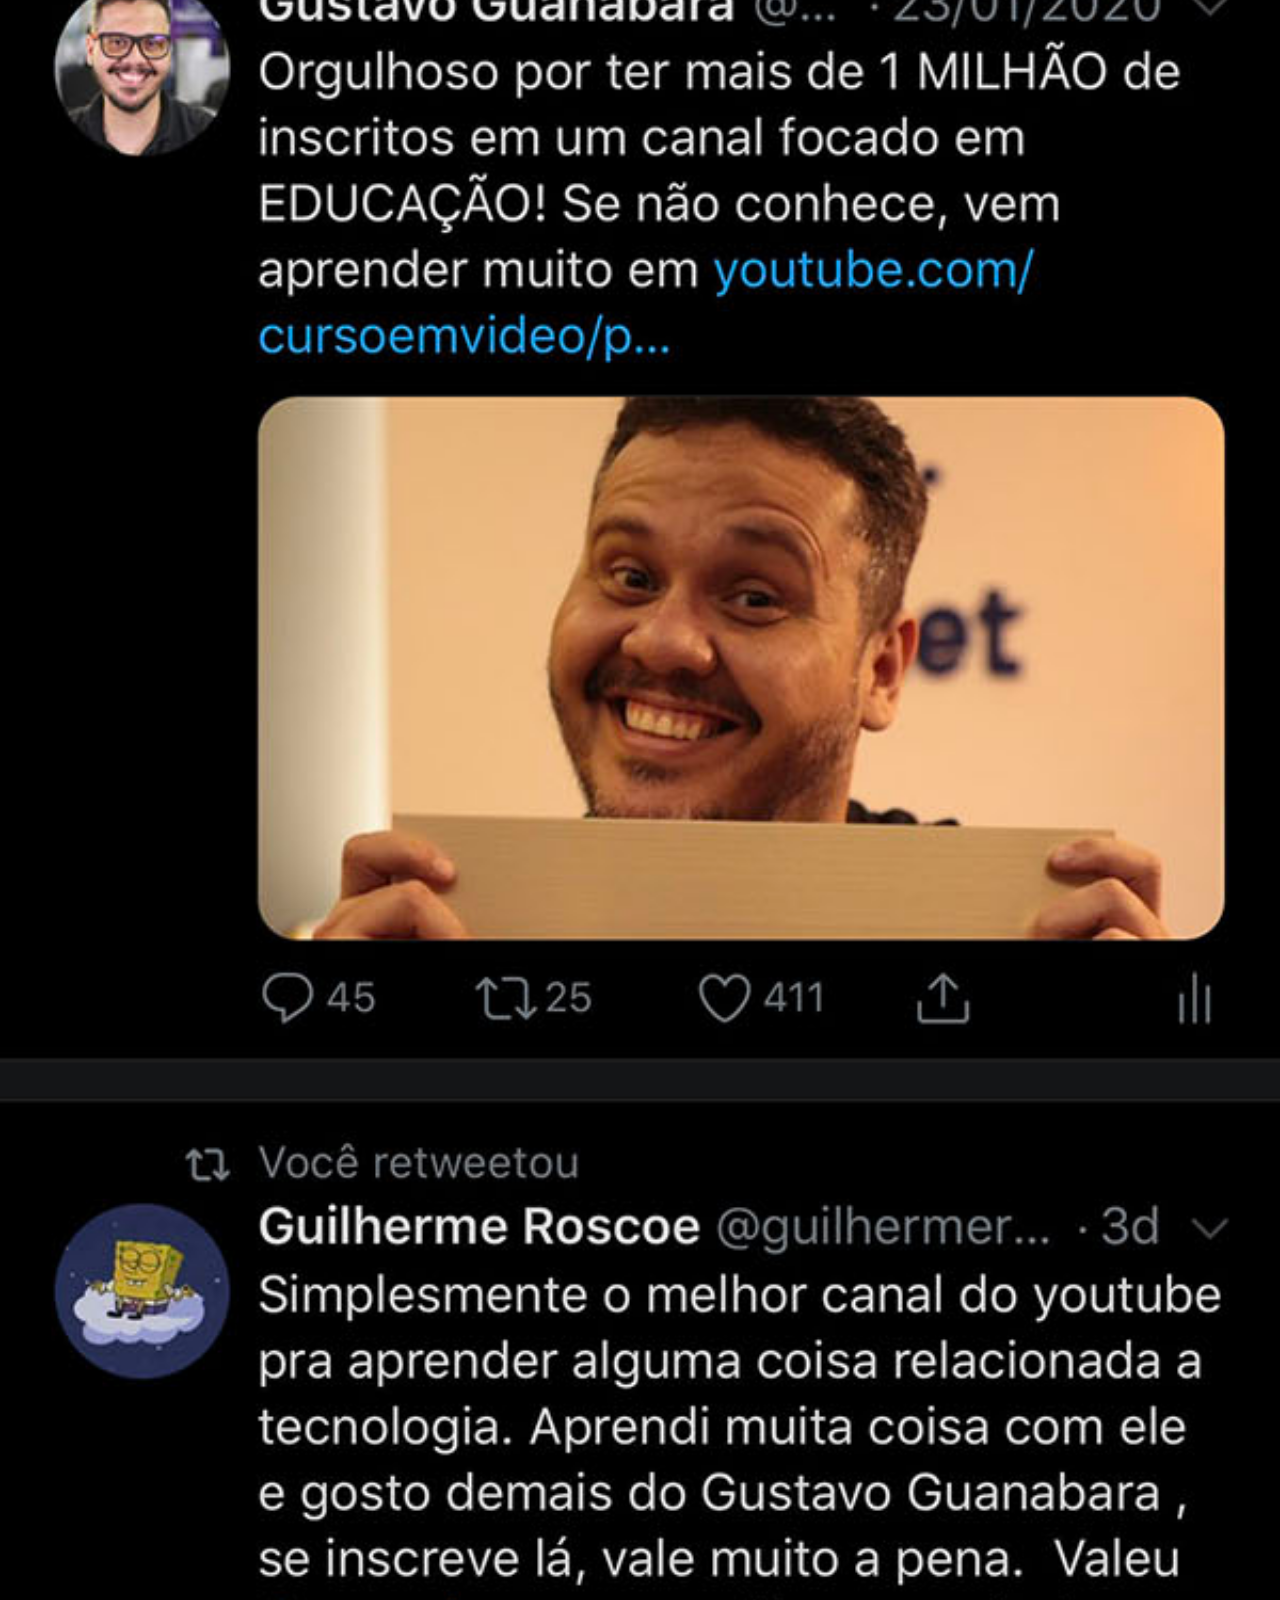
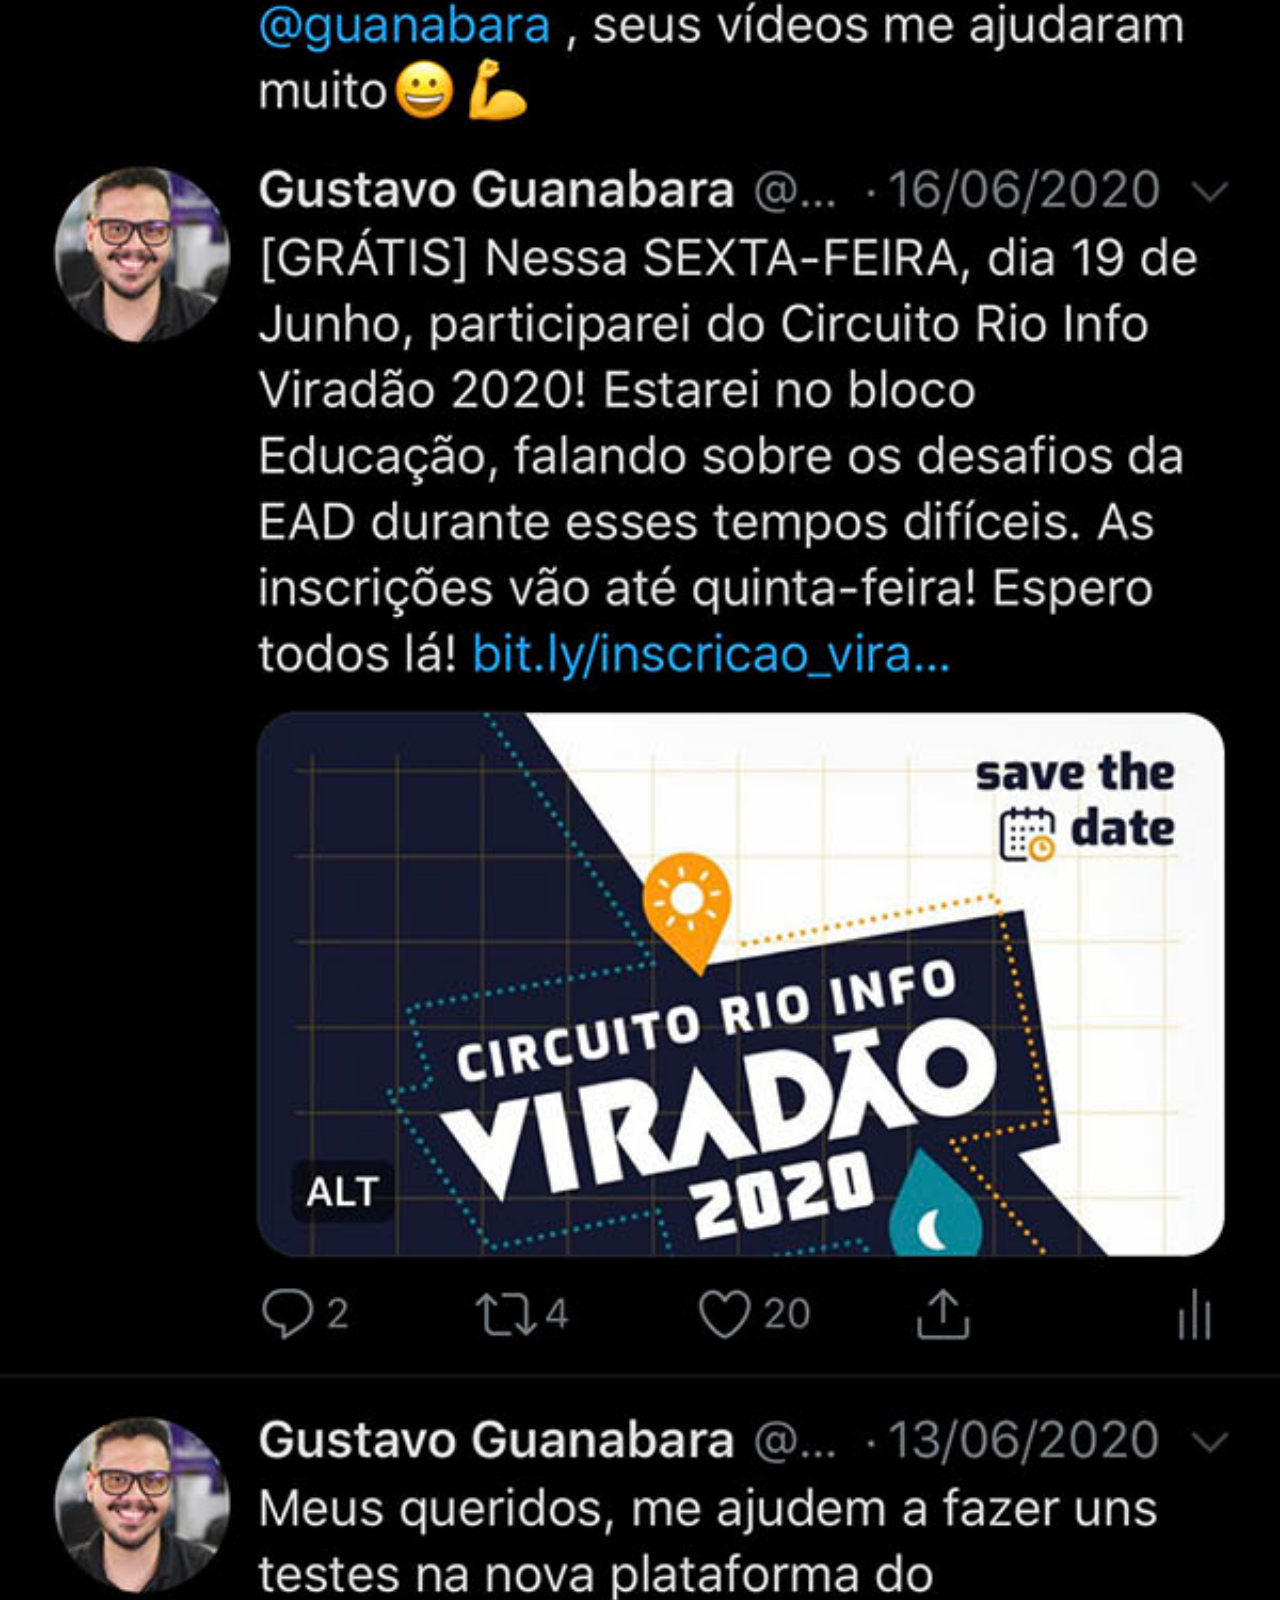
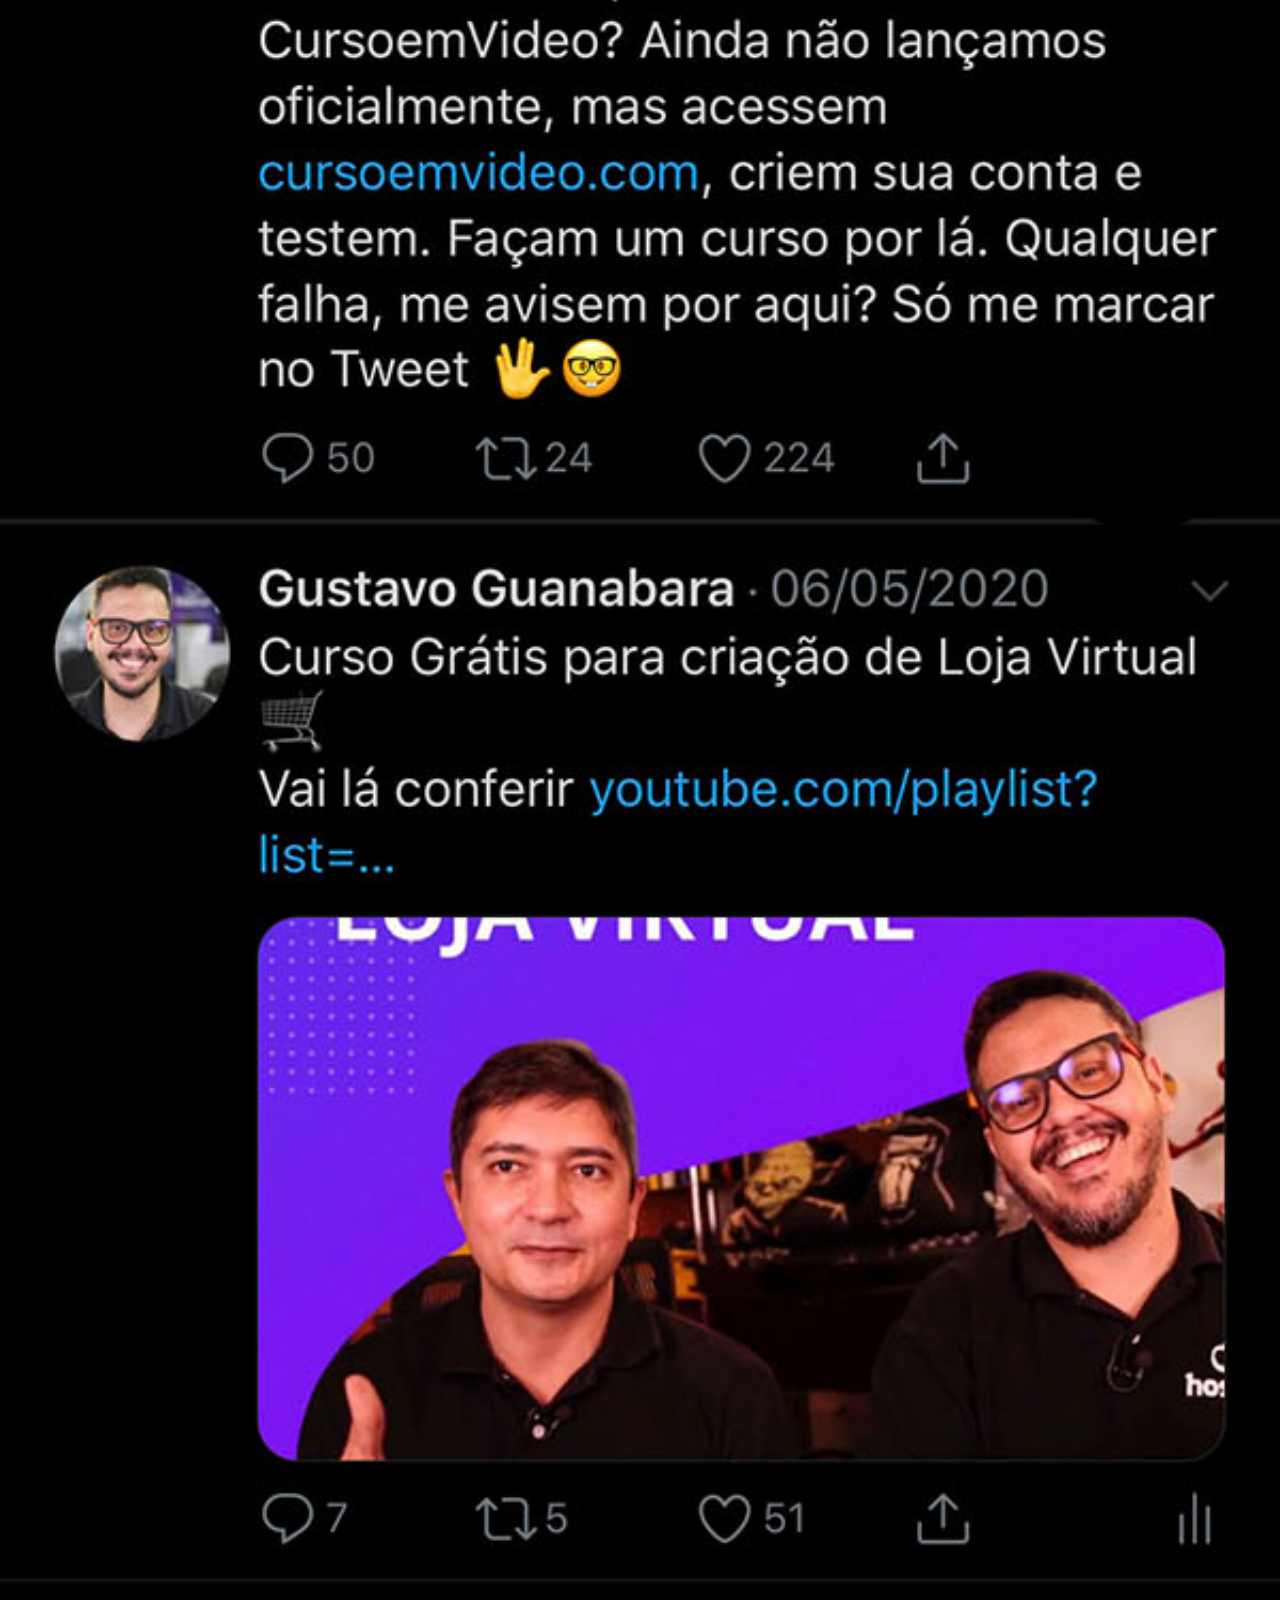
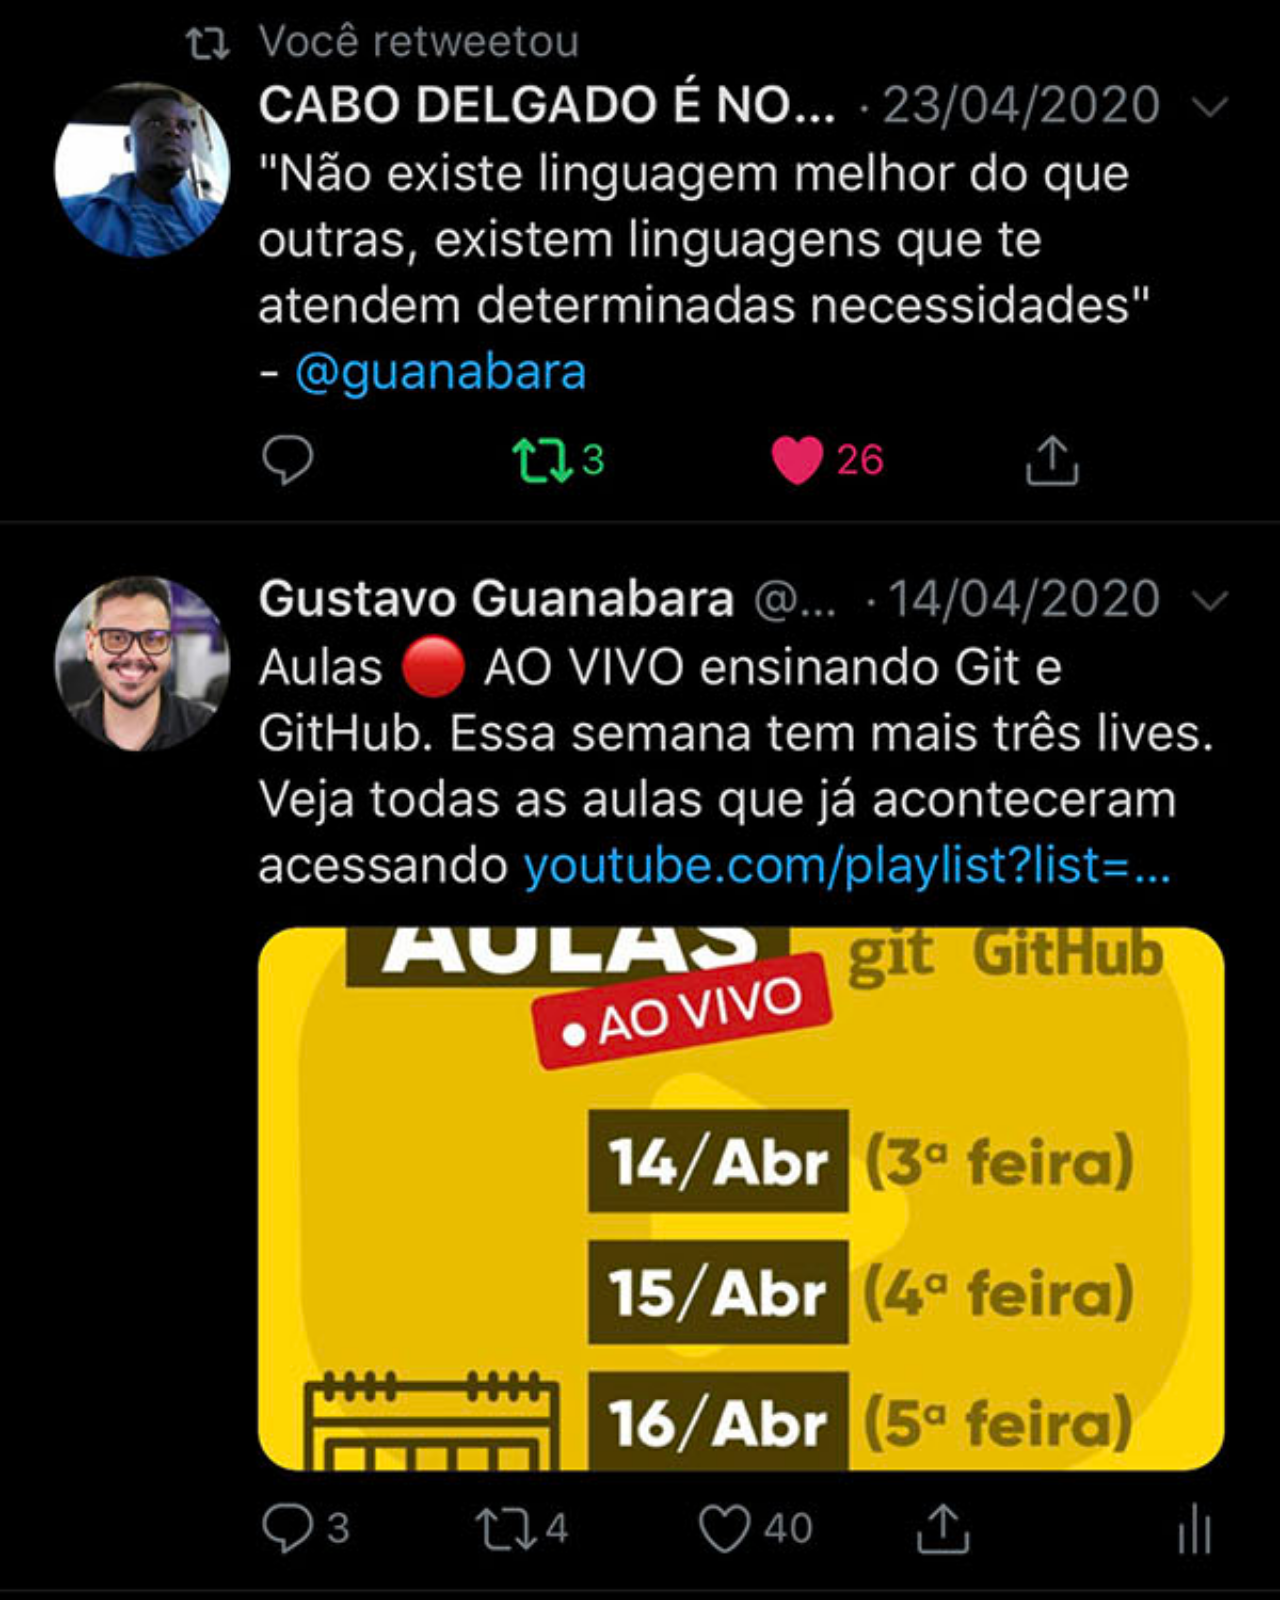
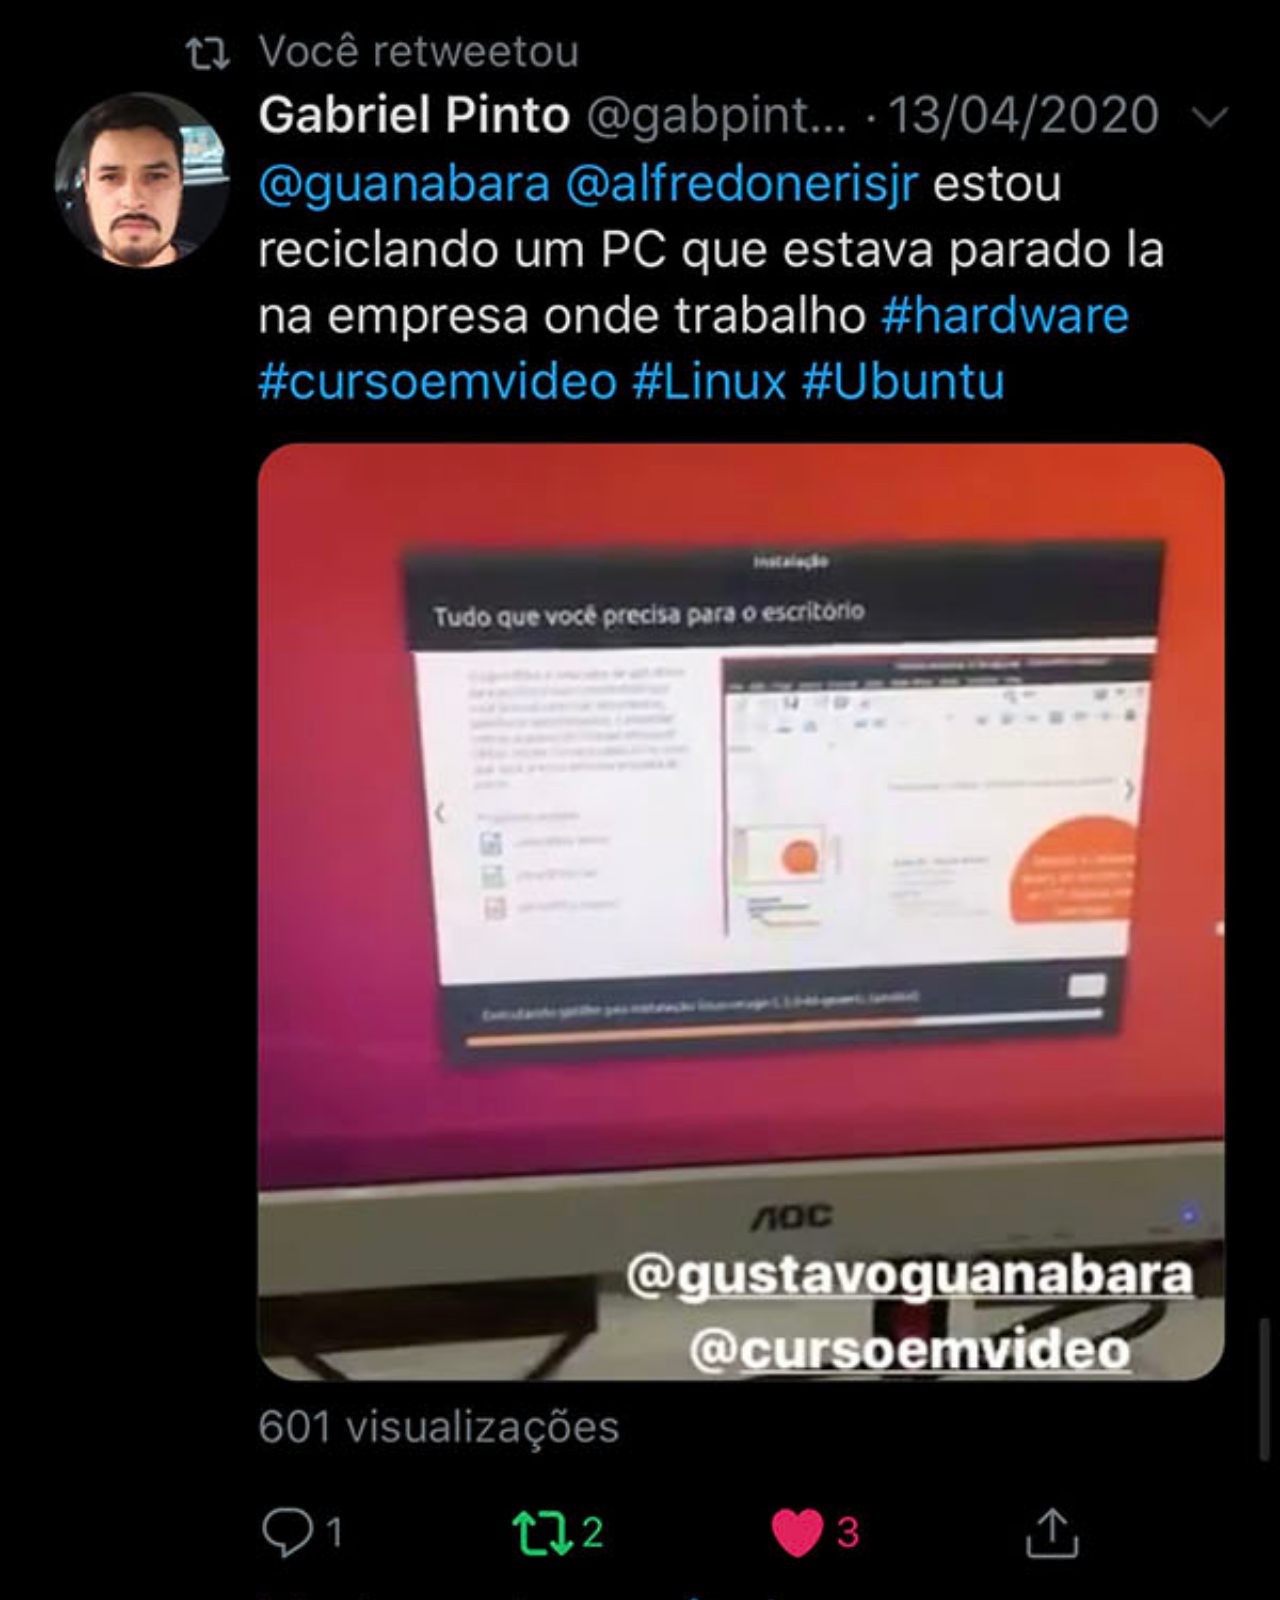
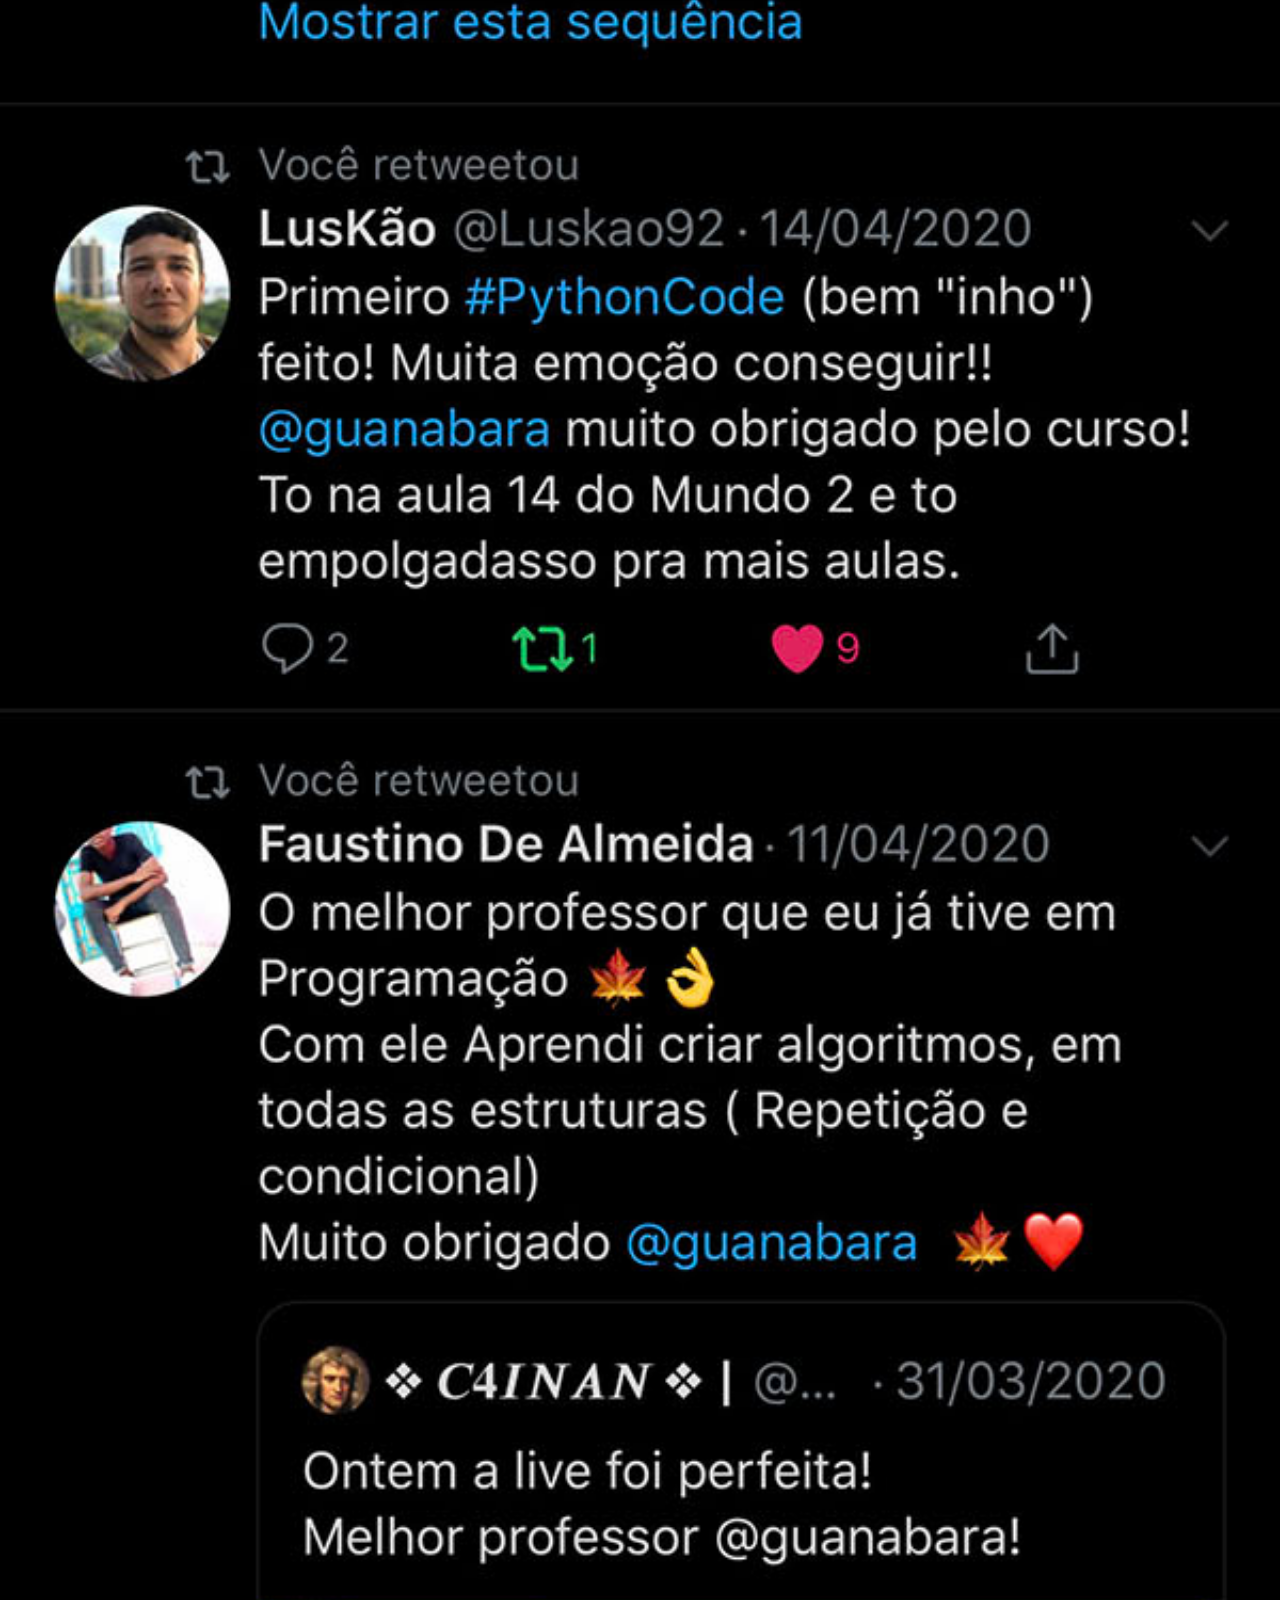
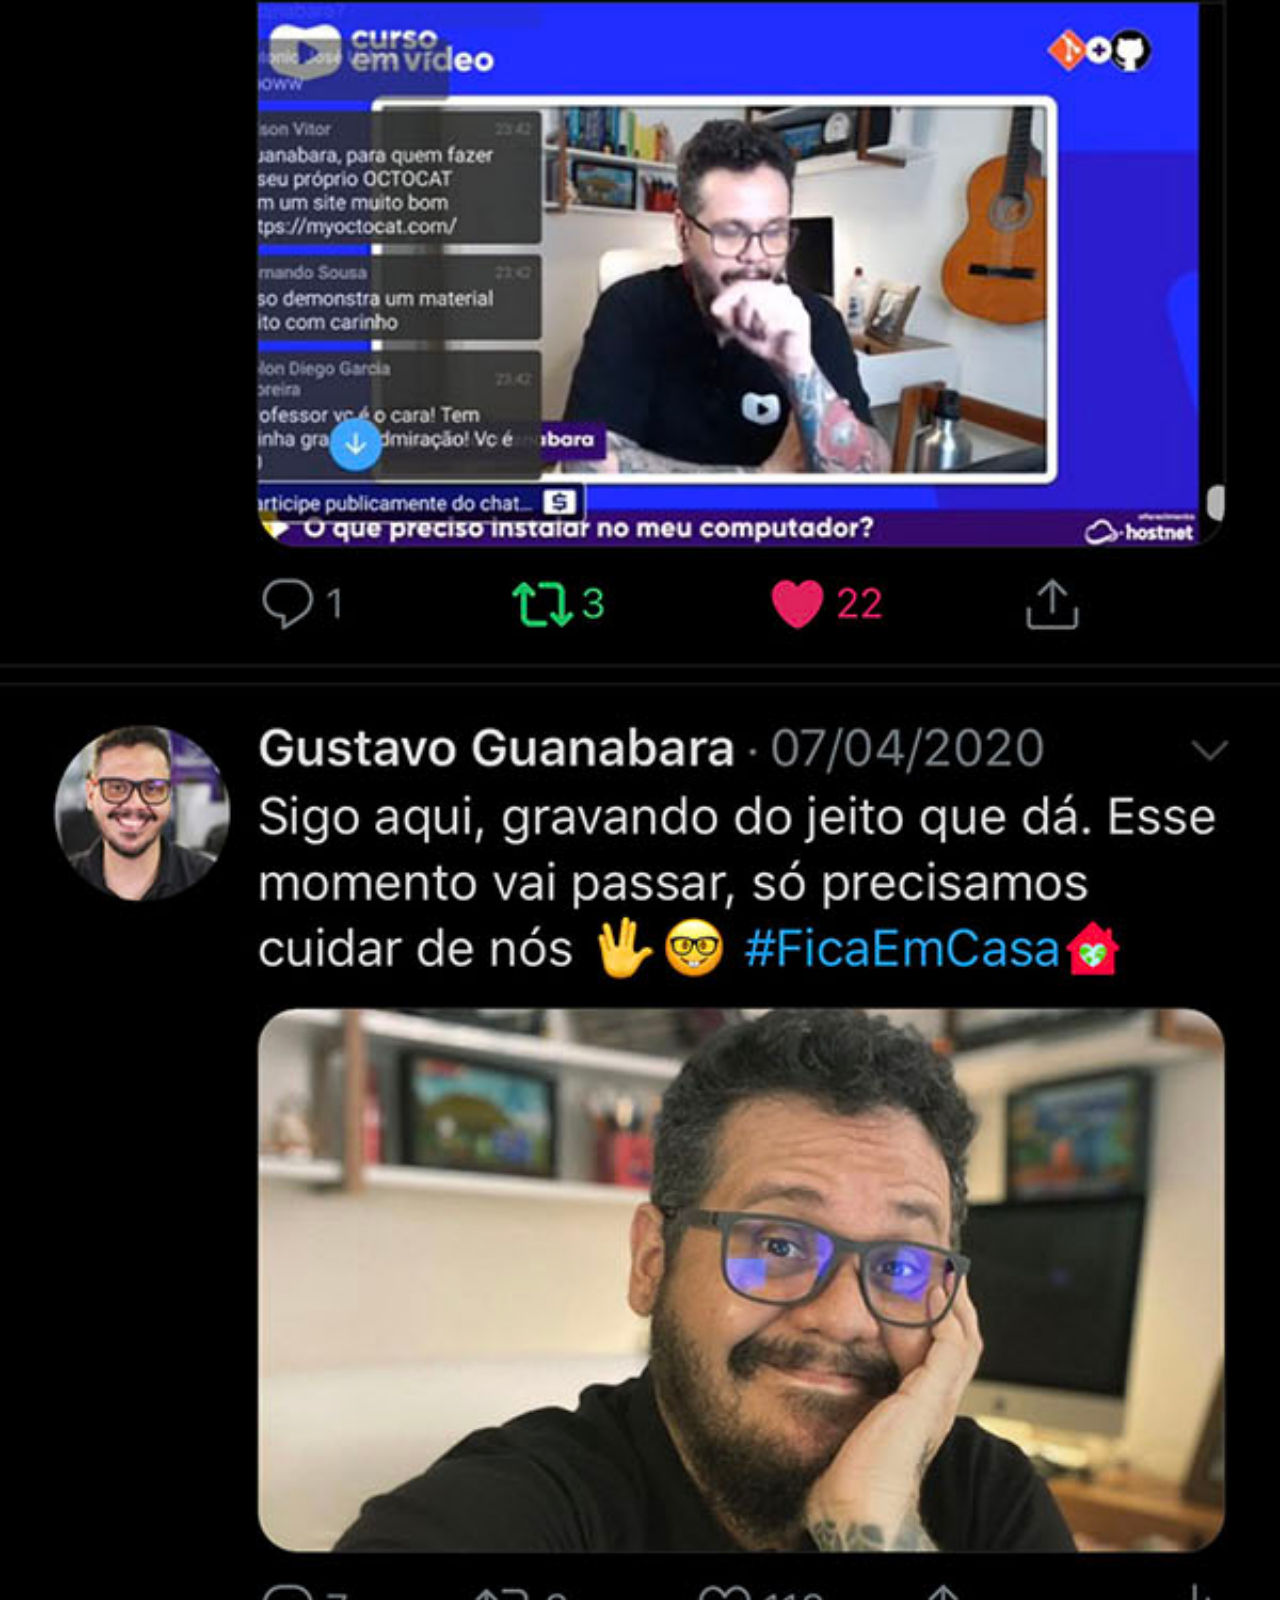
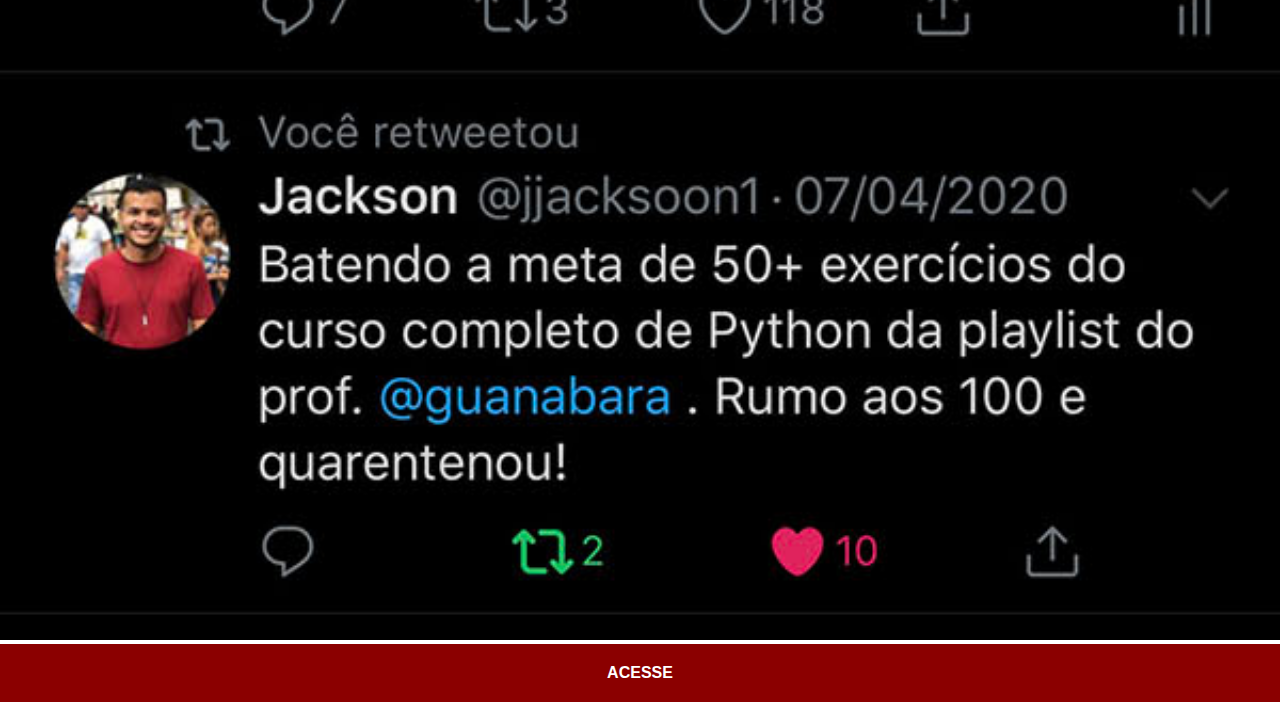
<file: twitter.html>
<!DOCTYPE html>
<html lang="pt-br">
<head>
    <meta charset="UTF-8">
    <meta http-equiv="X-UA-Compatible" content="IE=edge">
    <meta name="viewport" content="width=device-width, initial-scale=1.0">
    <title>Twitter</title>
    <link rel="stylesheet" href="estilos/social.css">
</head>
<body>
    <img src="imagens/tela-twitter.jpg" alt="Twitter">
    <a href="https://twitter.com/guanabara" target="_blank">ACESSE</a>
</body>
</html>
</file>
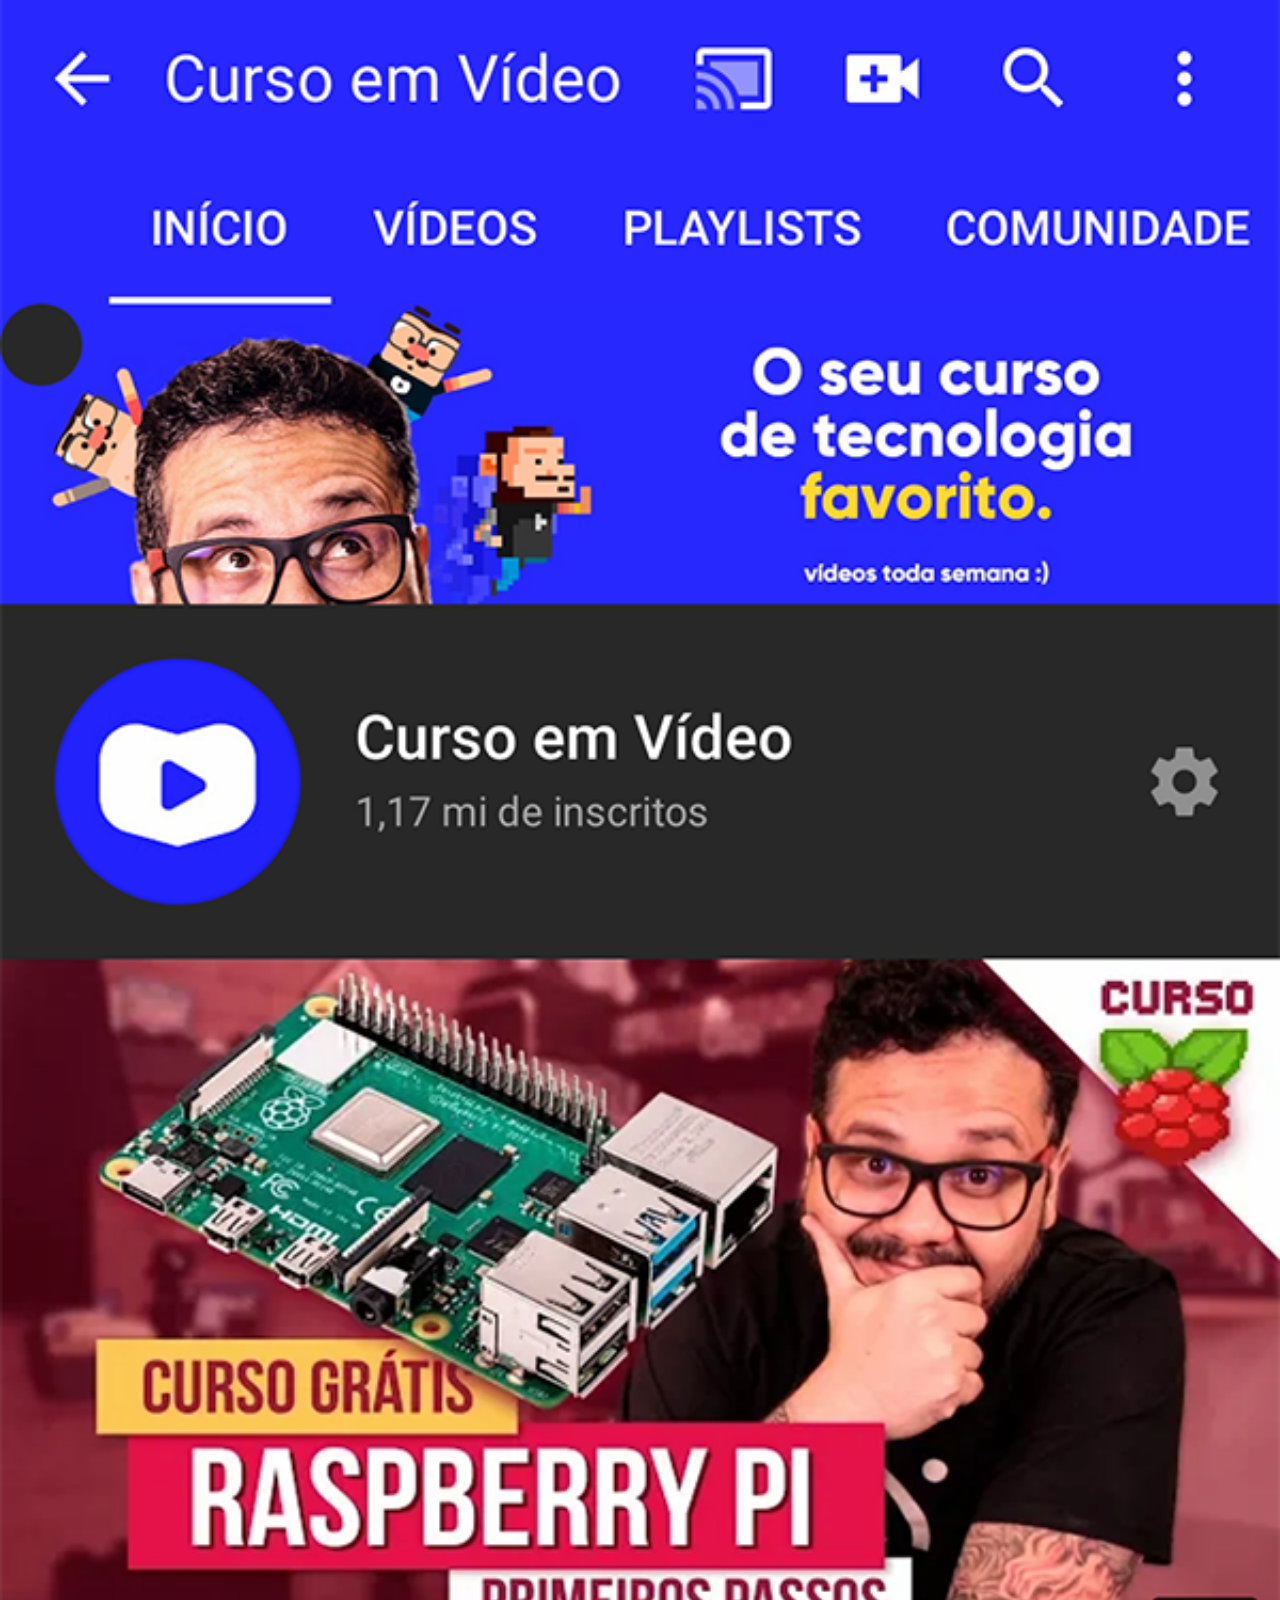
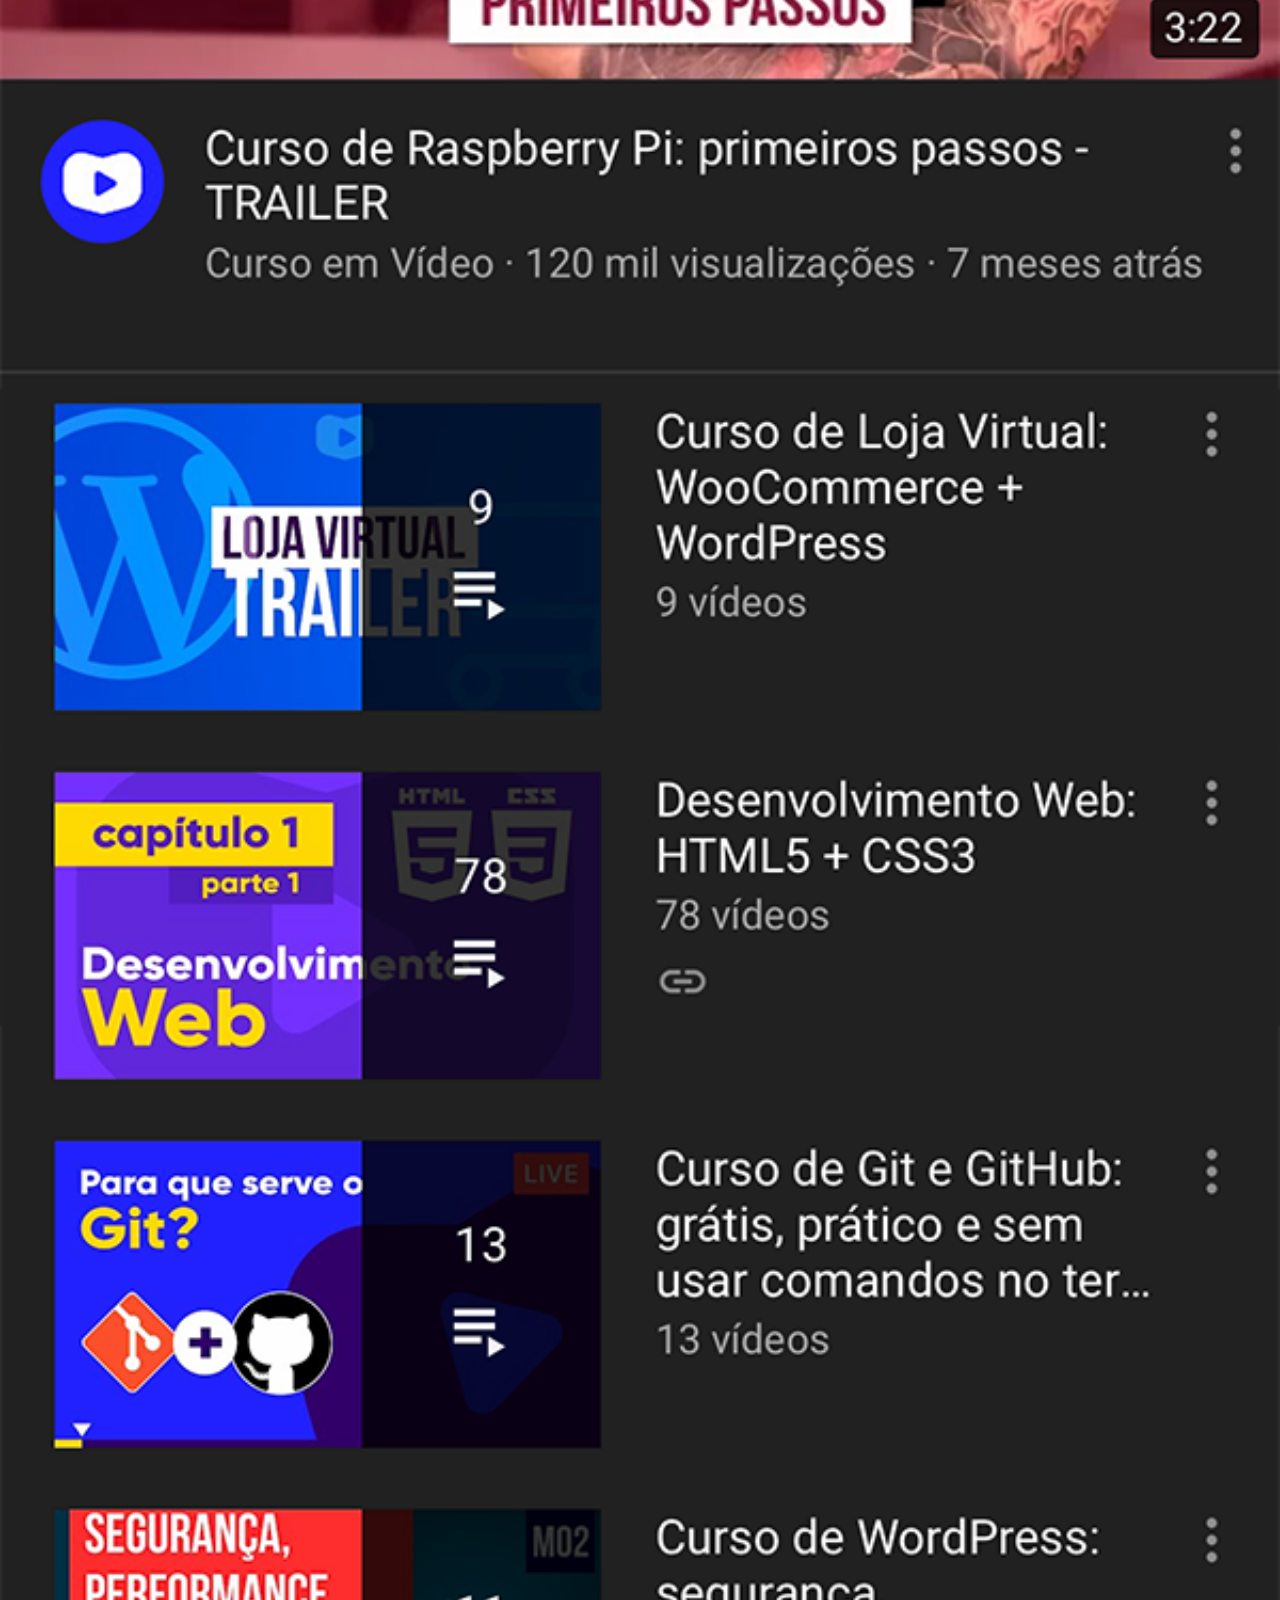
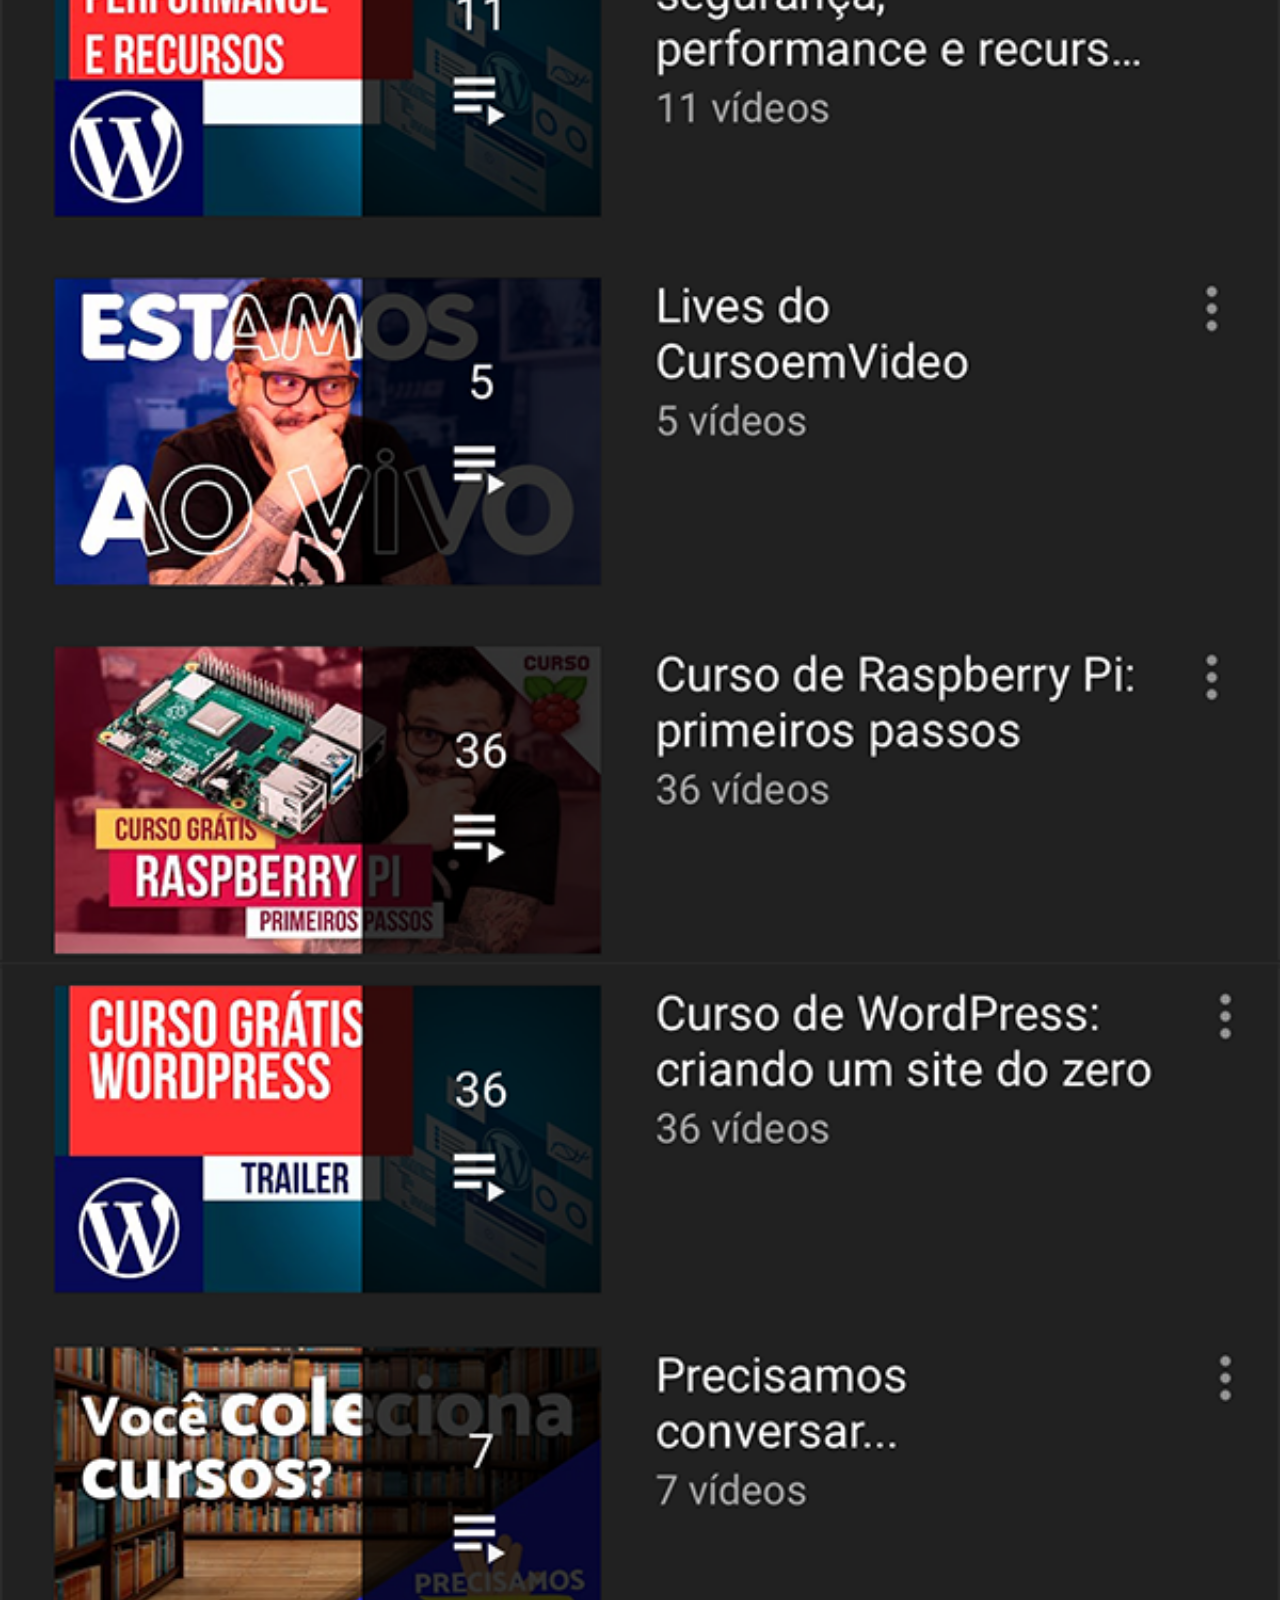
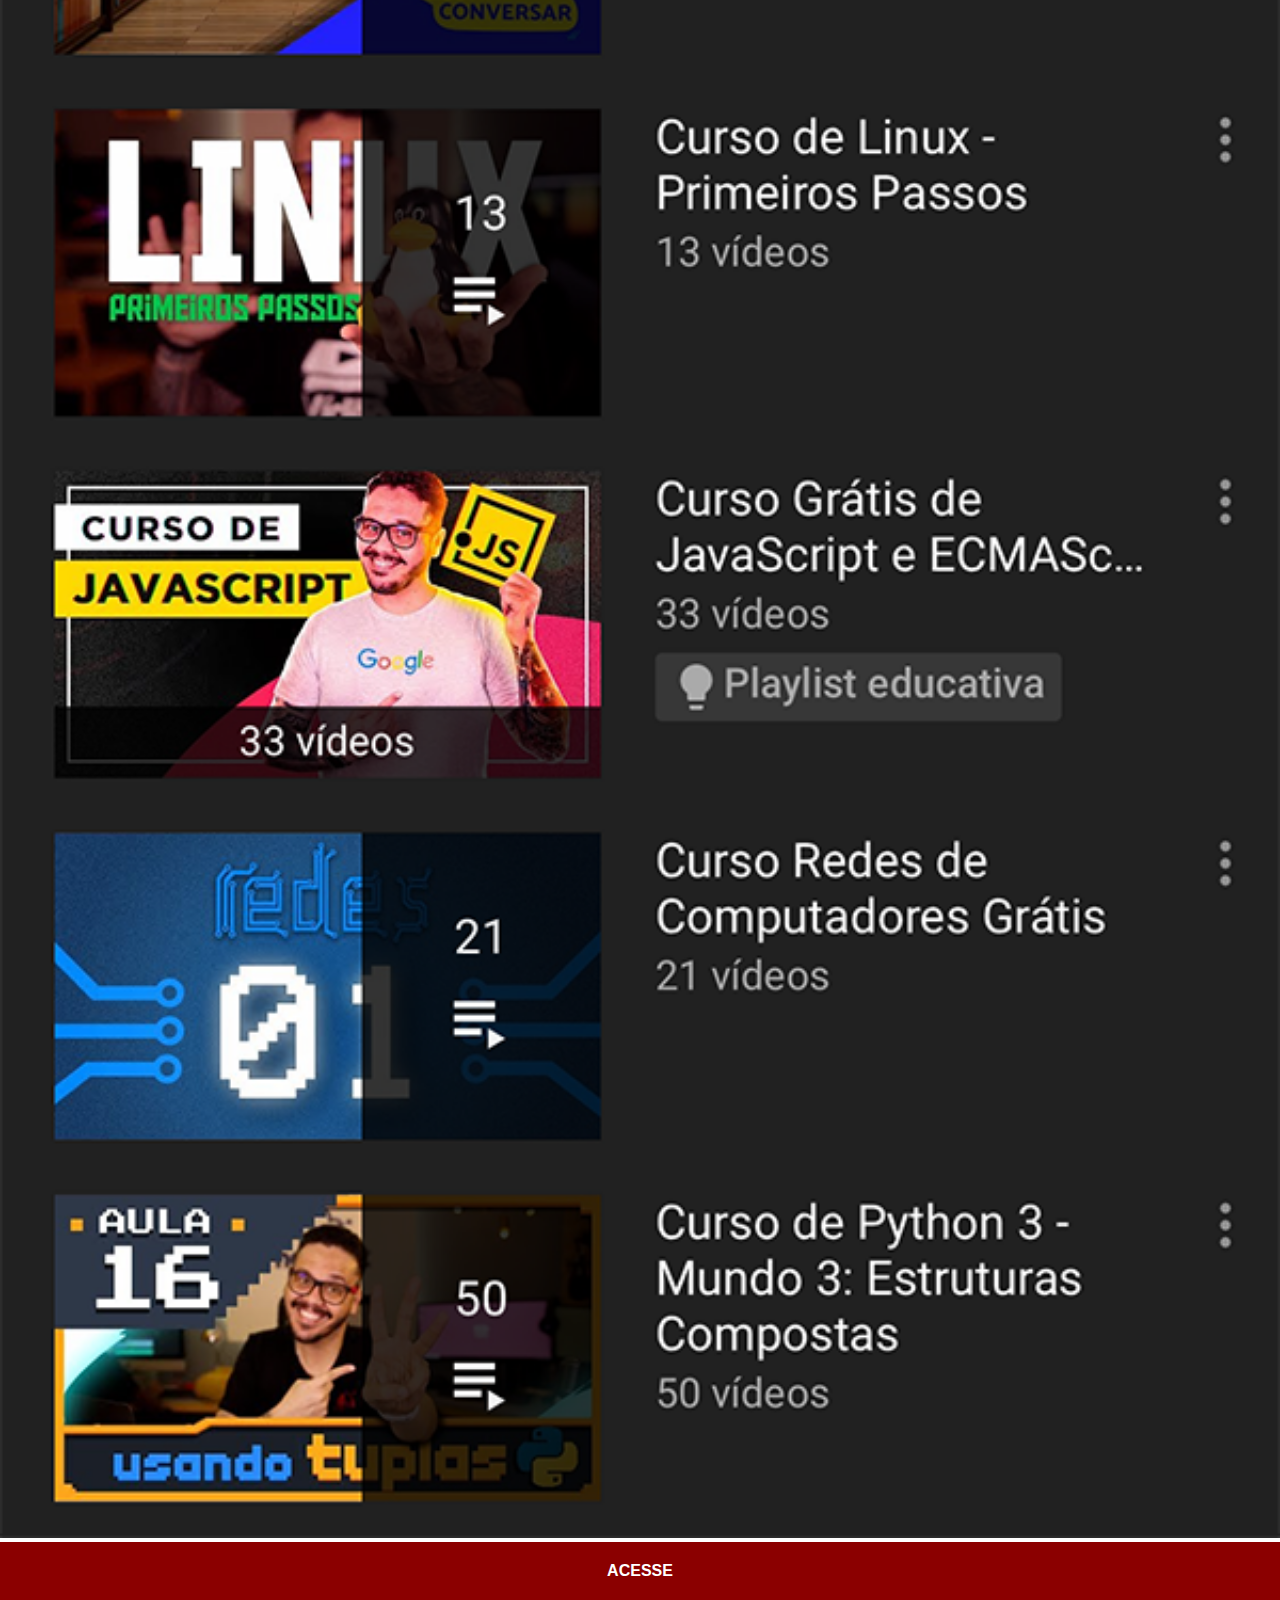
<file: youtube.html>
<!DOCTYPE html>
<html lang="pt-br">
<head>
    <meta charset="UTF-8">
    <meta http-equiv="X-UA-Compatible" content="IE=edge">
    <meta name="viewport" content="width=device-width, initial-scale=1.0">
    <title>Youtube</title>
    <link rel="stylesheet" href="estilos/social.css">
</head>
<body>
    <img src="imagens/tela-youtube.png" alt="Youtube">
    <a href="https://www.youtube.com/@CursoemVideo/playlists" target="_blank">ACESSE</a>
</body>
</html>
</file>
<file: estilos/style.css>
@charset "UTF-8";

* {
    margin: 0px;
    padding: 0px;
    font-family: Arial, Helvetica, sans-serif;
}

html, body {
    height: 100vh;
    width: 100vw;
    background-color: black;
}

body {
    background: url(../imagens/fundo-madeira.jpg) 
    no-repeat top center;
    background-size: cover;
    background-attachment: fixed;
}

main {
    position: relative;
    height: 100vh;
}

section#telefone {
    position: absolute;
    top: 50%;
    left: 50%;
    transform: translate(-50%, -50%);

    height: 627px;
    width: 311px;
    background:url(../imagens/frame-iphone.png) no-repeat;
}

iframe#tela{
    position: relative;
    top: 80px;
    left: 22px;
    width: 267px;
    height: 471px;
}

section#redes-sociais {
    text-align: left;
}

section#redes-sociais img {
    width: 50px;
    height: 50px;
    margin: 10px;
    border-radius: 50%;
    box-shadow: 2px 2px 5px rgba(0, 0, 0, 0.400);
    box-sizing: border-box;
}

section#redes-sociais img:hover {
    border: 2px solid rgba(255, 255, 255, 0.600);
    transform: translate(3px, -3px);
    box-shadow: 5px 5px 10px rgba(0, 0, 0, 0.600);
    transition: transform 0.1s;
}
</file>
<file: estilos/social.css>
@charset "UTF-8";

*{
    margin: 0px;
    padding: 0px;
    font-family: Arial, Helvetica, sans-serif;
}

::-webkit-scrollbar{
    width: 0px;
    height: 0px;
}

img {
    width: 100vw;
}

a{
    display: block;
    background-color: darkred;
    color: white;
    padding: 20px;
    text-align: center;
    font-weight: bolder;
    text-decoration: none;
}

a:hover {
    background-color: red;
}
</file>
